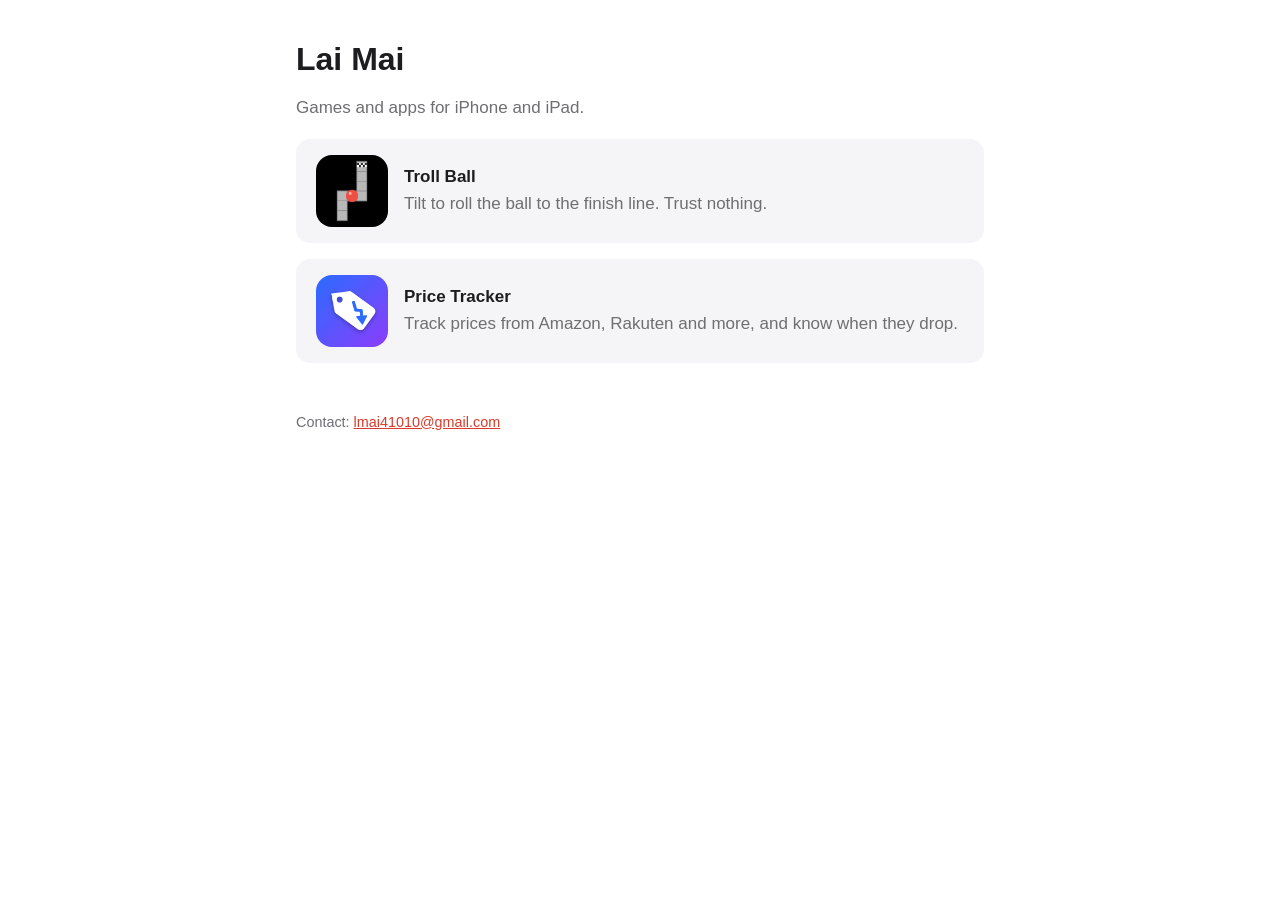
<file: index.html>
<!doctype html>
<html lang="en">
<head>
<meta charset="utf-8">
<meta name="viewport" content="width=device-width, initial-scale=1">
<title>Lai Mai — Apps</title>
<meta name="description" content="Games and apps by Lai Mai.">
<link rel="stylesheet" href="style.css">
</head>
<body>
<main>
  <h1>Lai Mai</h1>
  <p class="dim">Games and apps for iPhone and iPad.</p>
  <div class="card">
    <a class="app" href="trollball/">
      <img src="trollball/icon.png" alt="Troll Ball icon">
      <div>
        <strong>Troll Ball</strong><br>
        <span class="dim">Tilt to roll the ball to the finish line. Trust nothing.</span>
      </div>
    </a>
  </div>
  <div class="card">
    <a class="app" href="pricetracker/">
      <img src="pricetracker/icon.png" alt="Price Tracker icon">
      <div>
        <strong>Price Tracker</strong><br>
        <span class="dim">Track prices from Amazon, Rakuten and more, and know when they drop.</span>
      </div>
    </a>
  </div>
  <footer>Contact: <a href="mailto:lmai41010@gmail.com">lmai41010@gmail.com</a></footer>
</main>
</body>
</html>
</file>
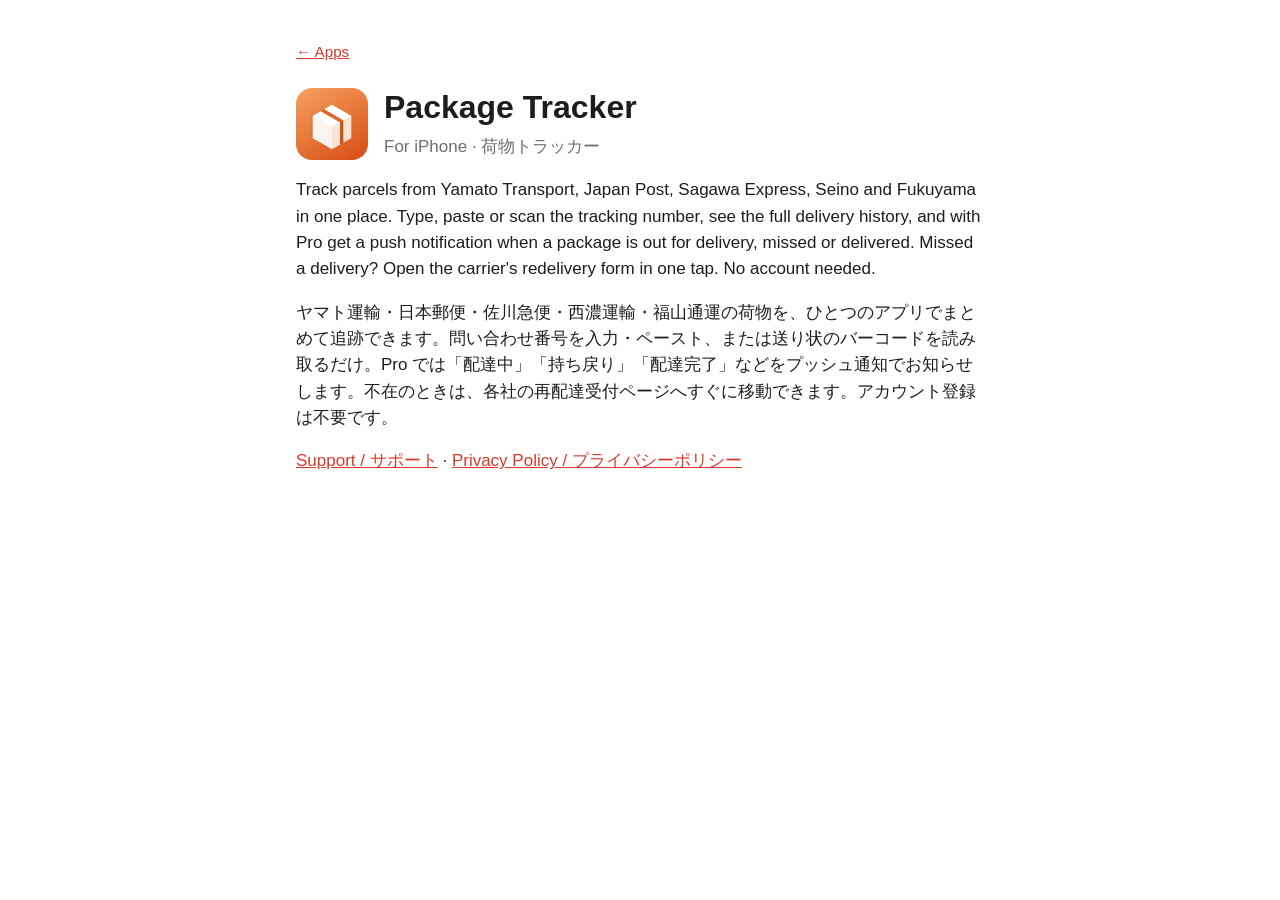
<file: packagetracker/index.html>
<!doctype html>
<html lang="en">
<head>
<meta charset="utf-8">
<meta name="viewport" content="width=device-width, initial-scale=1">
<title>Package Tracker</title>
<meta name="description" content="Package Tracker (荷物トラッカー): track Yamato, Japan Post, Sagawa, Seino and Fukuyama parcels in one place and get notified when they move.">
<link rel="stylesheet" href="../style.css">
</head>
<body>
<main>
  <nav><a href="../">← Apps</a></nav>
  <div class="app">
    <img src="icon.png" alt="Package Tracker icon">
    <div><h1>Package Tracker</h1><span class="dim">For iPhone · 荷物トラッカー</span></div>
  </div>
  <p>Track parcels from Yamato Transport, Japan Post, Sagawa Express, Seino and Fukuyama in one
  place. Type, paste or scan the tracking number, see the full delivery history, and with Pro get a
  push notification when a package is out for delivery, missed or delivered. Missed a delivery?
  Open the carrier's redelivery form in one tap. No account needed.</p>
  <p lang="ja">ヤマト運輸・日本郵便・佐川急便・西濃運輸・福山通運の荷物を、ひとつのアプリでまとめて追跡できます。問い合わせ番号を入力・ペースト、または送り状のバーコードを読み取るだけ。Pro では「配達中」「持ち戻り」「配達完了」などをプッシュ通知でお知らせします。不在のときは、各社の再配達受付ページへすぐに移動できます。アカウント登録は不要です。</p>
  <p><a href="support.html">Support / サポート</a> · <a href="privacy.html">Privacy Policy / プライバシーポリシー</a></p>
</main>
</body>
</html>
</file>
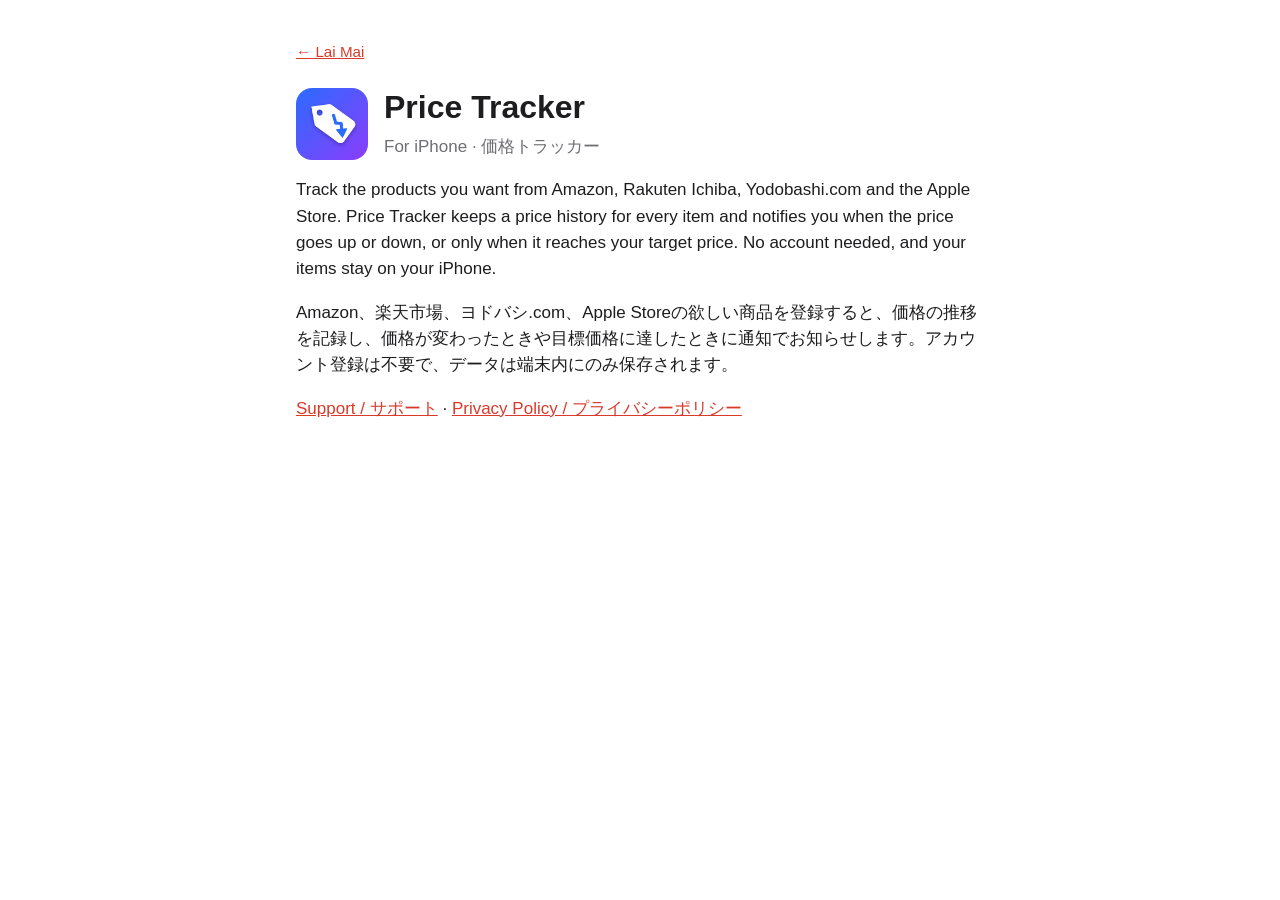
<file: pricetracker/index.html>
<!doctype html>
<html lang="en">
<head>
<meta charset="utf-8">
<meta name="viewport" content="width=device-width, initial-scale=1">
<title>Price Tracker</title>
<meta name="description" content="Price Tracker: track prices from Amazon, Rakuten, Yodobashi and the Apple Store, and get notified when they change.">
<link rel="stylesheet" href="../style.css">
</head>
<body>
<main>
  <nav><a href="../">← Lai Mai</a></nav>
  <div class="app">
    <img src="icon.png" alt="Price Tracker icon">
    <div><h1>Price Tracker</h1><span class="dim">For iPhone · 価格トラッカー</span></div>
  </div>
  <p>Track the products you want from Amazon, Rakuten Ichiba, Yodobashi.com and the Apple Store.
  Price Tracker keeps a price history for every item and notifies you when the price goes up or
  down, or only when it reaches your target price. No account needed, and your items stay on your
  iPhone.</p>
  <p lang="ja">Amazon、楽天市場、ヨドバシ.com、Apple Storeの欲しい商品を登録すると、価格の推移を記録し、価格が変わったときや目標価格に達したときに通知でお知らせします。アカウント登録は不要で、データは端末内にのみ保存されます。</p>
  <p><a href="support.html">Support / サポート</a> · <a href="privacy.html">Privacy Policy / プライバシーポリシー</a></p>
</main>
</body>
</html>
</file>
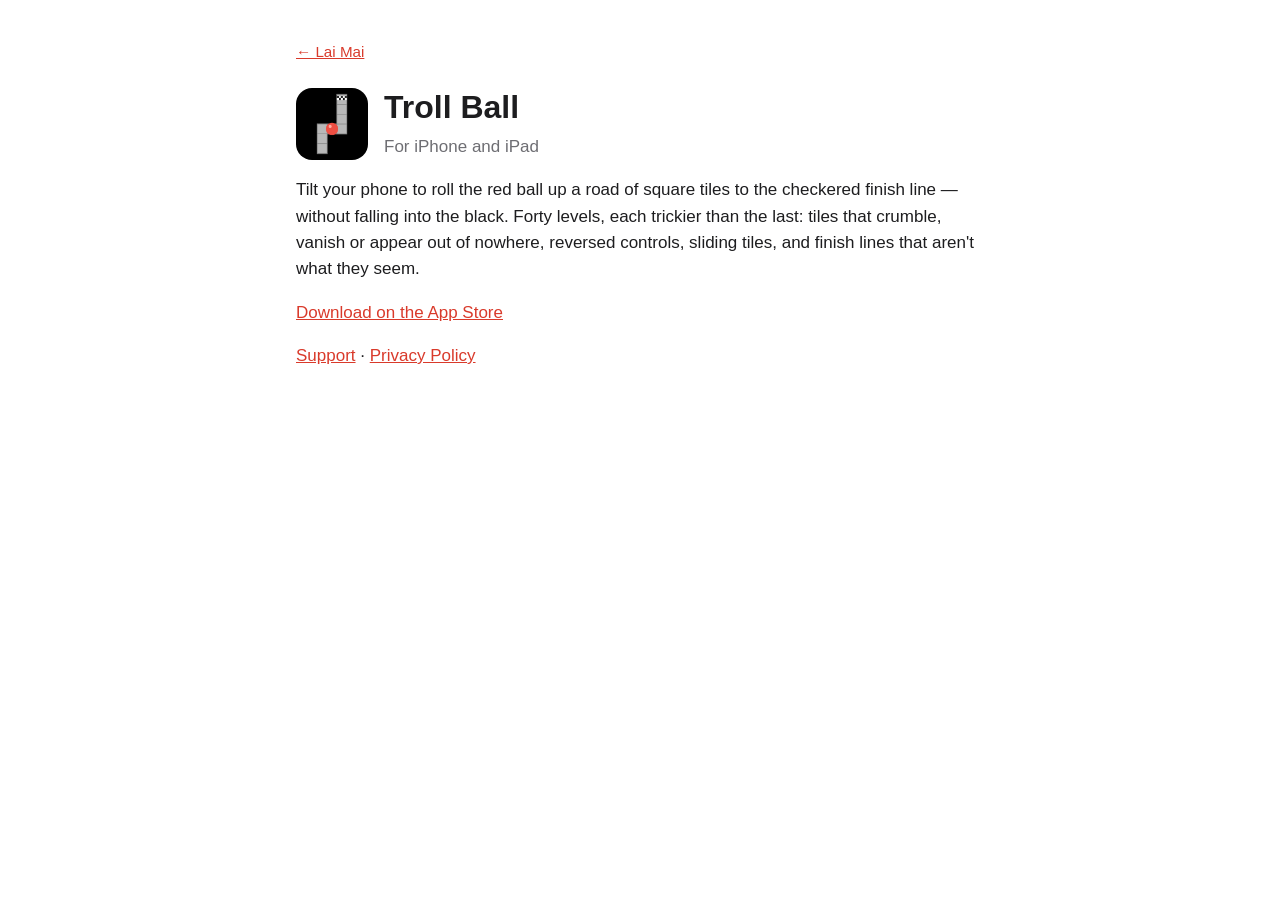
<file: trollball/index.html>
<!doctype html>
<html lang="en">
<head>
<meta charset="utf-8">
<meta name="viewport" content="width=device-width, initial-scale=1">
<title>Troll Ball</title>
<meta name="description" content="Troll Ball: tilt your phone to roll the ball through 40 levels of tricky, trolling roads.">
<link rel="stylesheet" href="../style.css">
</head>
<body>
<main>
  <nav><a href="../">← Lai Mai</a></nav>
  <div class="app">
    <img src="icon.png" alt="Troll Ball icon">
    <div><h1>Troll Ball</h1><span class="dim">For iPhone and iPad</span></div>
  </div>
  <p>Tilt your phone to roll the red ball up a road of square tiles to the checkered finish line —
  without falling into the black. Forty levels, each trickier than the last: tiles that crumble,
  vanish or appear out of nowhere, reversed controls, sliding tiles, and finish lines that aren't
  what they seem.</p>
  <p><a href="https://apps.apple.com/app/troll-ball/id1512183243">Download on the App Store</a></p>
  <p><a href="support.html">Support</a> · <a href="privacy.html">Privacy Policy</a></p>
</main>
</body>
</html>
</file>
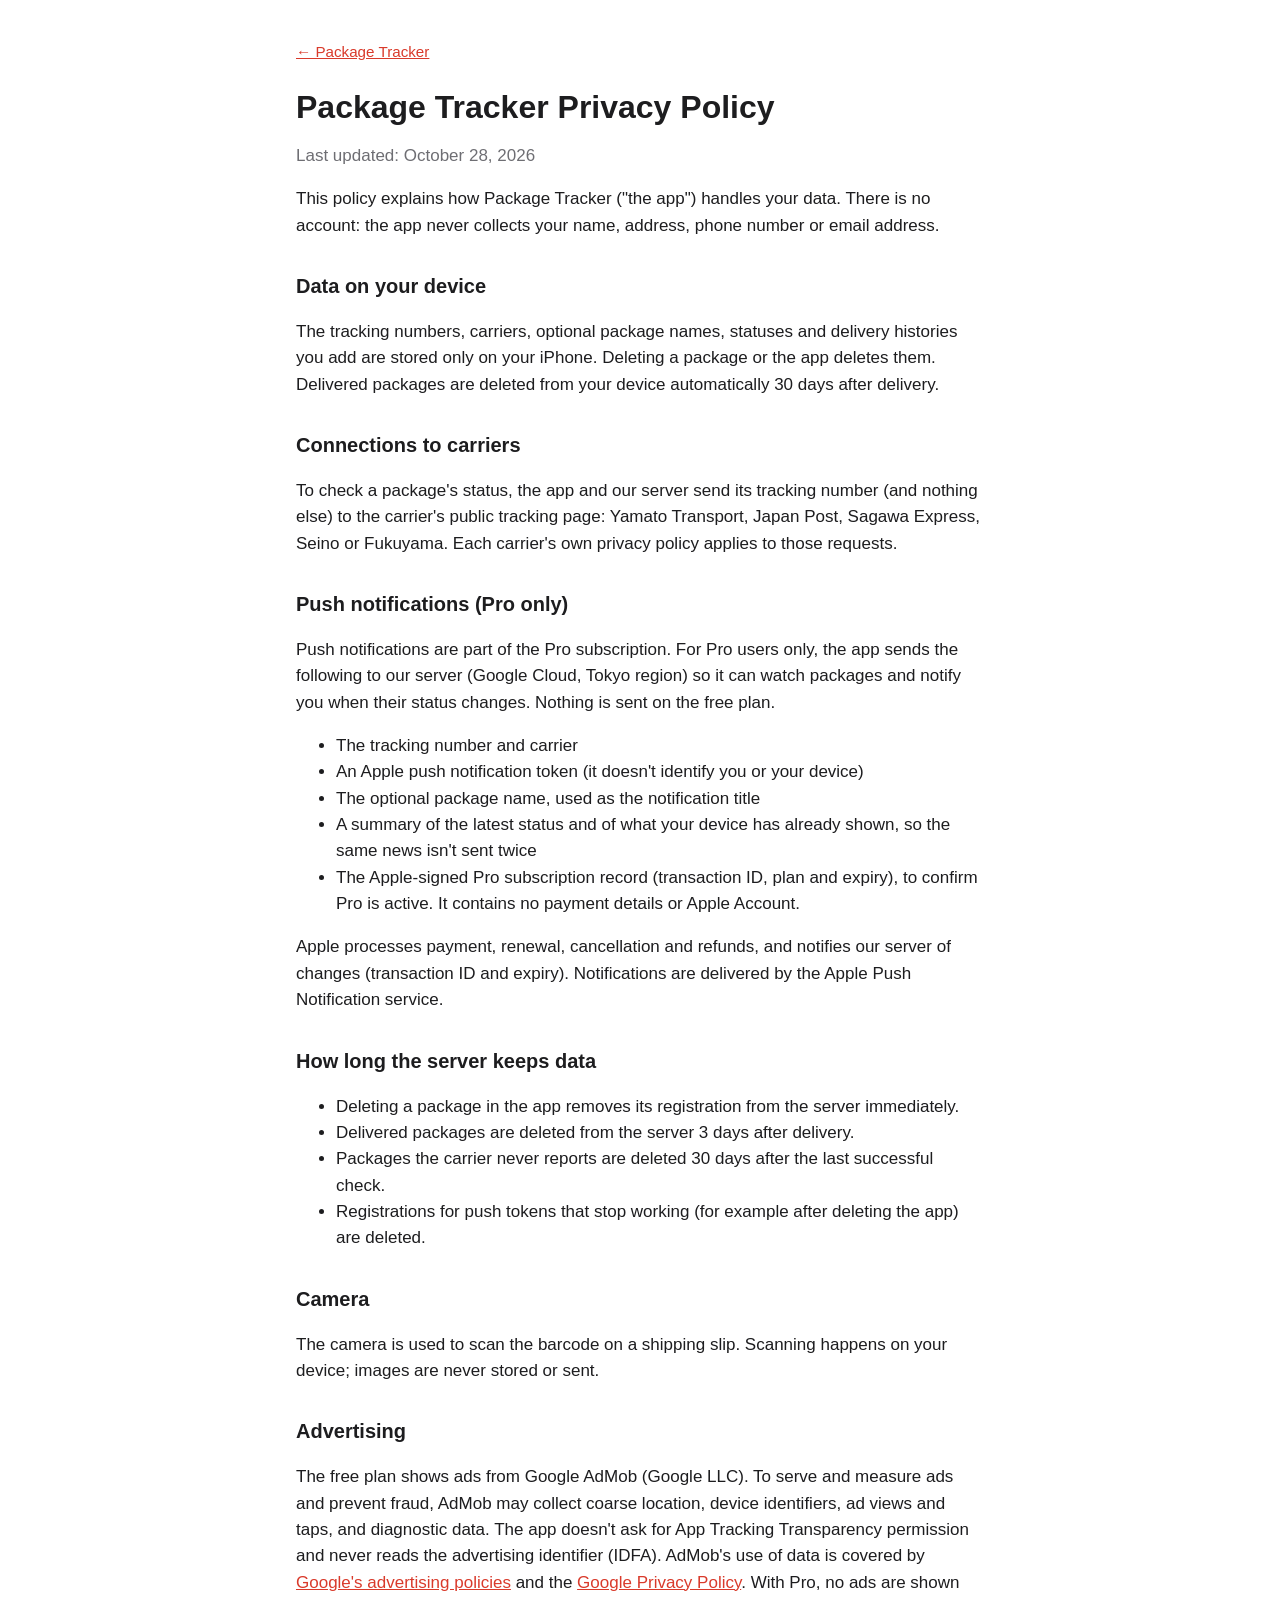
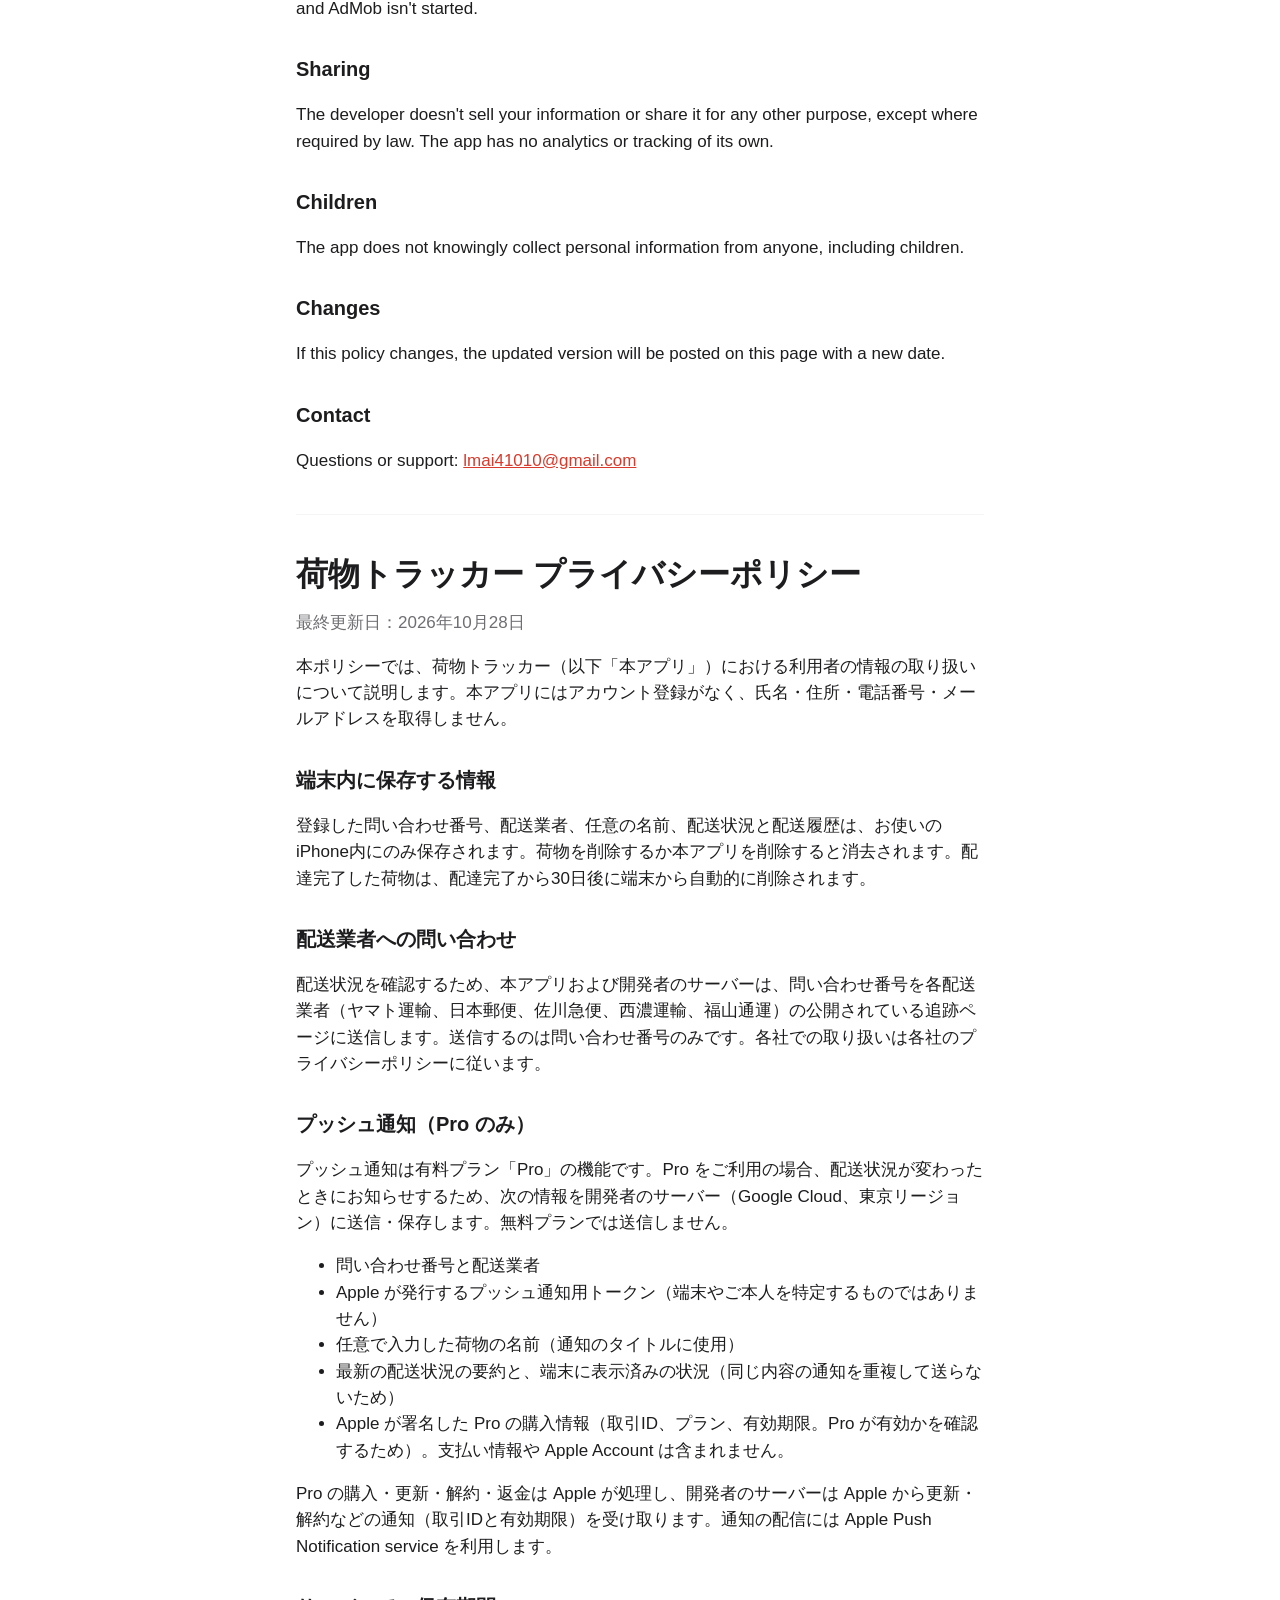
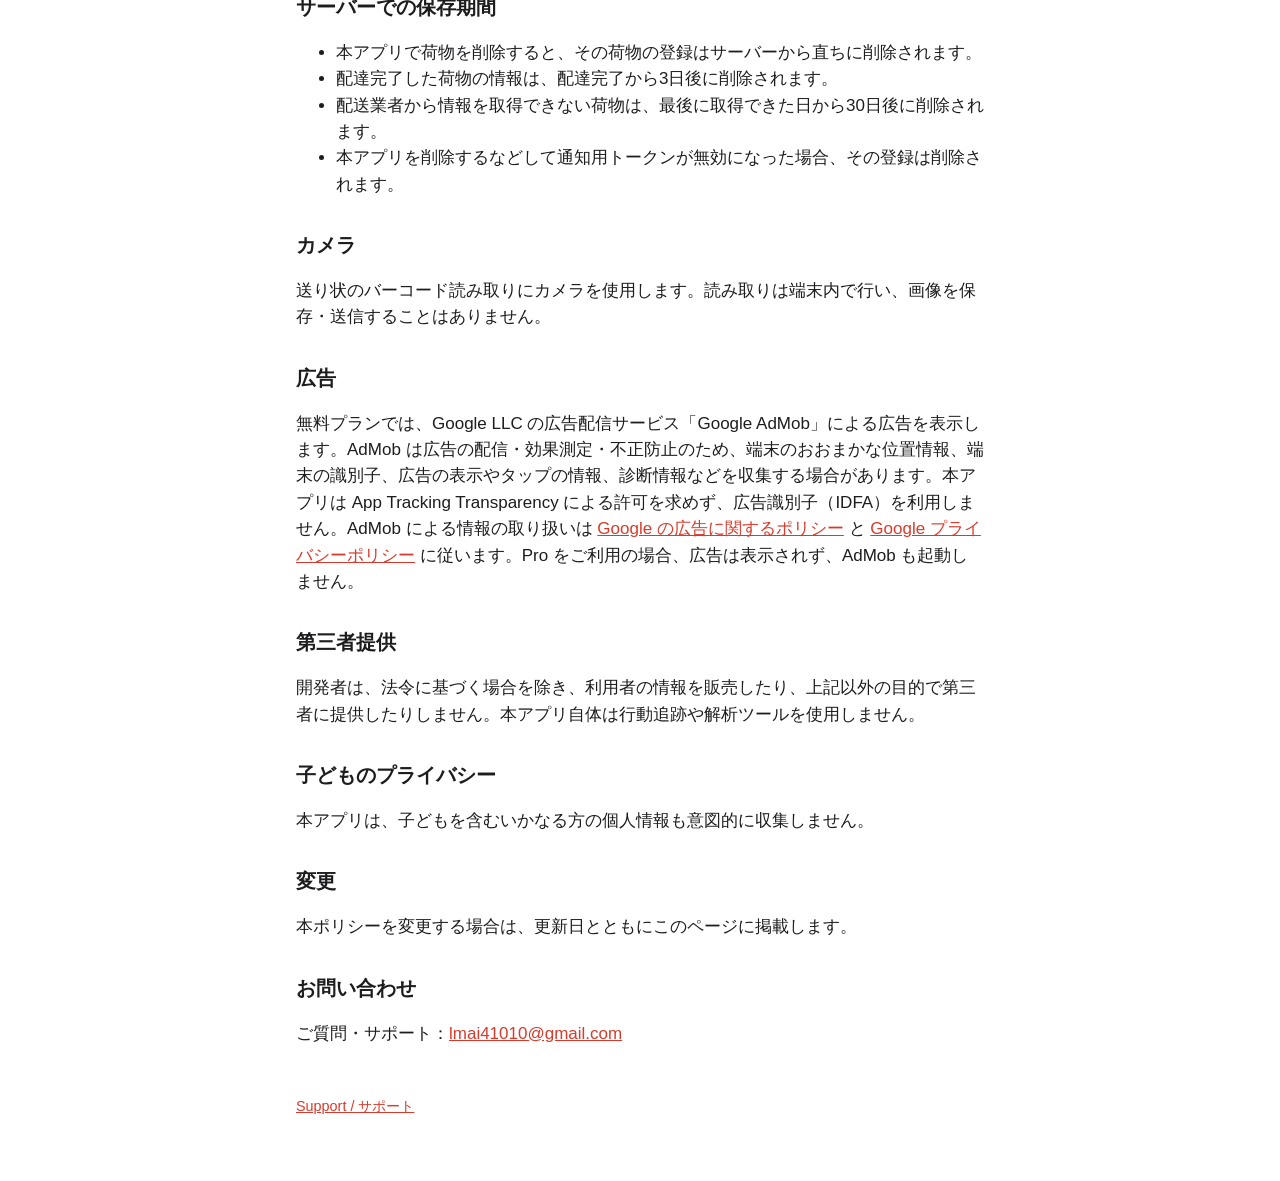
<file: packagetracker/privacy.html>
<!doctype html>
<html lang="en">
<head>
<meta charset="utf-8">
<meta name="viewport" content="width=device-width, initial-scale=1">
<title>Package Tracker Privacy Policy</title>
<meta name="description" content="How Package Tracker handles your data.">
<link rel="stylesheet" href="../style.css">
</head>
<body>
<main>
  <nav><a href="./">← Package Tracker</a></nav>
  <h1>Package Tracker Privacy Policy</h1>
  <p class="dim">Last updated: October 28, 2026</p>

  <p>This policy explains how Package Tracker ("the app") handles your data.
  There is no account: the app never collects your name, address, phone number or email address.</p>

  <h2>Data on your device</h2>
  <p>The tracking numbers, carriers, optional package names, statuses and delivery histories you add
  are stored only on your iPhone. Deleting a package or the app deletes them. Delivered packages are
  deleted from your device automatically 30 days after delivery.</p>

  <h2>Connections to carriers</h2>
  <p>To check a package's status, the app and our server send its tracking number (and nothing else)
  to the carrier's public tracking page: Yamato Transport, Japan Post, Sagawa Express, Seino or
  Fukuyama. Each carrier's own privacy policy applies to those requests.</p>

  <h2>Push notifications (Pro only)</h2>
  <p>Push notifications are part of the Pro subscription. For Pro users only, the app sends the
  following to our server (Google Cloud, Tokyo region) so it can watch packages and notify you when
  their status changes. Nothing is sent on the free plan.</p>
  <ul>
    <li>The tracking number and carrier</li>
    <li>An Apple push notification token (it doesn't identify you or your device)</li>
    <li>The optional package name, used as the notification title</li>
    <li>A summary of the latest status and of what your device has already shown, so the same news isn't sent twice</li>
    <li>The Apple-signed Pro subscription record (transaction ID, plan and expiry), to confirm Pro is active. It contains no payment details or Apple Account.</li>
  </ul>
  <p>Apple processes payment, renewal, cancellation and refunds, and notifies our server of changes
  (transaction ID and expiry). Notifications are delivered by the Apple Push Notification service.</p>

  <h2>How long the server keeps data</h2>
  <ul>
    <li>Deleting a package in the app removes its registration from the server immediately.</li>
    <li>Delivered packages are deleted from the server 3 days after delivery.</li>
    <li>Packages the carrier never reports are deleted 30 days after the last successful check.</li>
    <li>Registrations for push tokens that stop working (for example after deleting the app) are deleted.</li>
  </ul>

  <h2>Camera</h2>
  <p>The camera is used to scan the barcode on a shipping slip. Scanning happens on your device;
  images are never stored or sent.</p>

  <h2>Advertising</h2>
  <p>The free plan shows ads from Google AdMob (Google LLC). To serve and measure ads and prevent
  fraud, AdMob may collect coarse location, device identifiers, ad views and taps, and diagnostic
  data. The app doesn't ask for App Tracking Transparency permission and never reads the advertising
  identifier (IDFA). AdMob's use of data is covered by
  <a href="https://policies.google.com/technologies/ads">Google's advertising policies</a> and the
  <a href="https://policies.google.com/privacy">Google Privacy Policy</a>. With Pro, no ads are
  shown and AdMob isn't started.</p>

  <h2>Sharing</h2>
  <p>The developer doesn't sell your information or share it for any other purpose, except where
  required by law. The app has no analytics or tracking of its own.</p>

  <h2>Children</h2>
  <p>The app does not knowingly collect personal information from anyone, including children.</p>

  <h2>Changes</h2>
  <p>If this policy changes, the updated version will be posted on this page with a new date.</p>

  <h2>Contact</h2>
  <p>Questions or support: <a href="mailto:lmai41010@gmail.com">lmai41010@gmail.com</a></p>

  <hr style="border:0;border-top:1px solid var(--card);margin:40px 0">

  <h1 lang="ja">荷物トラッカー プライバシーポリシー</h1>
  <p class="dim" lang="ja">最終更新日：2026年10月28日</p>

  <div lang="ja">
  <p>本ポリシーでは、荷物トラッカー（以下「本アプリ」）における利用者の情報の取り扱いについて説明します。本アプリにはアカウント登録がなく、氏名・住所・電話番号・メールアドレスを取得しません。</p>

  <h2>端末内に保存する情報</h2>
  <p>登録した問い合わせ番号、配送業者、任意の名前、配送状況と配送履歴は、お使いのiPhone内にのみ保存されます。荷物を削除するか本アプリを削除すると消去されます。配達完了した荷物は、配達完了から30日後に端末から自動的に削除されます。</p>

  <h2>配送業者への問い合わせ</h2>
  <p>配送状況を確認するため、本アプリおよび開発者のサーバーは、問い合わせ番号を各配送業者（ヤマト運輸、日本郵便、佐川急便、西濃運輸、福山通運）の公開されている追跡ページに送信します。送信するのは問い合わせ番号のみです。各社での取り扱いは各社のプライバシーポリシーに従います。</p>

  <h2>プッシュ通知（Pro のみ）</h2>
  <p>プッシュ通知は有料プラン「Pro」の機能です。Pro をご利用の場合、配送状況が変わったときにお知らせするため、次の情報を開発者のサーバー（Google Cloud、東京リージョン）に送信・保存します。無料プランでは送信しません。</p>
  <ul>
    <li>問い合わせ番号と配送業者</li>
    <li>Apple が発行するプッシュ通知用トークン（端末やご本人を特定するものではありません）</li>
    <li>任意で入力した荷物の名前（通知のタイトルに使用）</li>
    <li>最新の配送状況の要約と、端末に表示済みの状況（同じ内容の通知を重複して送らないため）</li>
    <li>Apple が署名した Pro の購入情報（取引ID、プラン、有効期限。Pro が有効かを確認するため）。支払い情報や Apple Account は含まれません。</li>
  </ul>
  <p>Pro の購入・更新・解約・返金は Apple が処理し、開発者のサーバーは Apple から更新・解約などの通知（取引IDと有効期限）を受け取ります。通知の配信には Apple Push Notification service を利用します。</p>

  <h2>サーバーでの保存期間</h2>
  <ul>
    <li>本アプリで荷物を削除すると、その荷物の登録はサーバーから直ちに削除されます。</li>
    <li>配達完了した荷物の情報は、配達完了から3日後に削除されます。</li>
    <li>配送業者から情報を取得できない荷物は、最後に取得できた日から30日後に削除されます。</li>
    <li>本アプリを削除するなどして通知用トークンが無効になった場合、その登録は削除されます。</li>
  </ul>

  <h2>カメラ</h2>
  <p>送り状のバーコード読み取りにカメラを使用します。読み取りは端末内で行い、画像を保存・送信することはありません。</p>

  <h2>広告</h2>
  <p>無料プランでは、Google LLC の広告配信サービス「Google AdMob」による広告を表示します。AdMob は広告の配信・効果測定・不正防止のため、端末のおおまかな位置情報、端末の識別子、広告の表示やタップの情報、診断情報などを収集する場合があります。本アプリは App Tracking Transparency による許可を求めず、広告識別子（IDFA）を利用しません。AdMob による情報の取り扱いは <a href="https://policies.google.com/technologies/ads?hl=ja">Google の広告に関するポリシー</a> と <a href="https://policies.google.com/privacy?hl=ja">Google プライバシーポリシー</a> に従います。Pro をご利用の場合、広告は表示されず、AdMob も起動しません。</p>

  <h2>第三者提供</h2>
  <p>開発者は、法令に基づく場合を除き、利用者の情報を販売したり、上記以外の目的で第三者に提供したりしません。本アプリ自体は行動追跡や解析ツールを使用しません。</p>

  <h2>子どものプライバシー</h2>
  <p>本アプリは、子どもを含むいかなる方の個人情報も意図的に収集しません。</p>

  <h2>変更</h2>
  <p>本ポリシーを変更する場合は、更新日とともにこのページに掲載します。</p>

  <h2>お問い合わせ</h2>
  <p>ご質問・サポート：<a href="mailto:lmai41010@gmail.com">lmai41010@gmail.com</a></p>
  </div>
  <footer><a href="support.html">Support / サポート</a></footer>
</main>
</body>
</html>
</file>
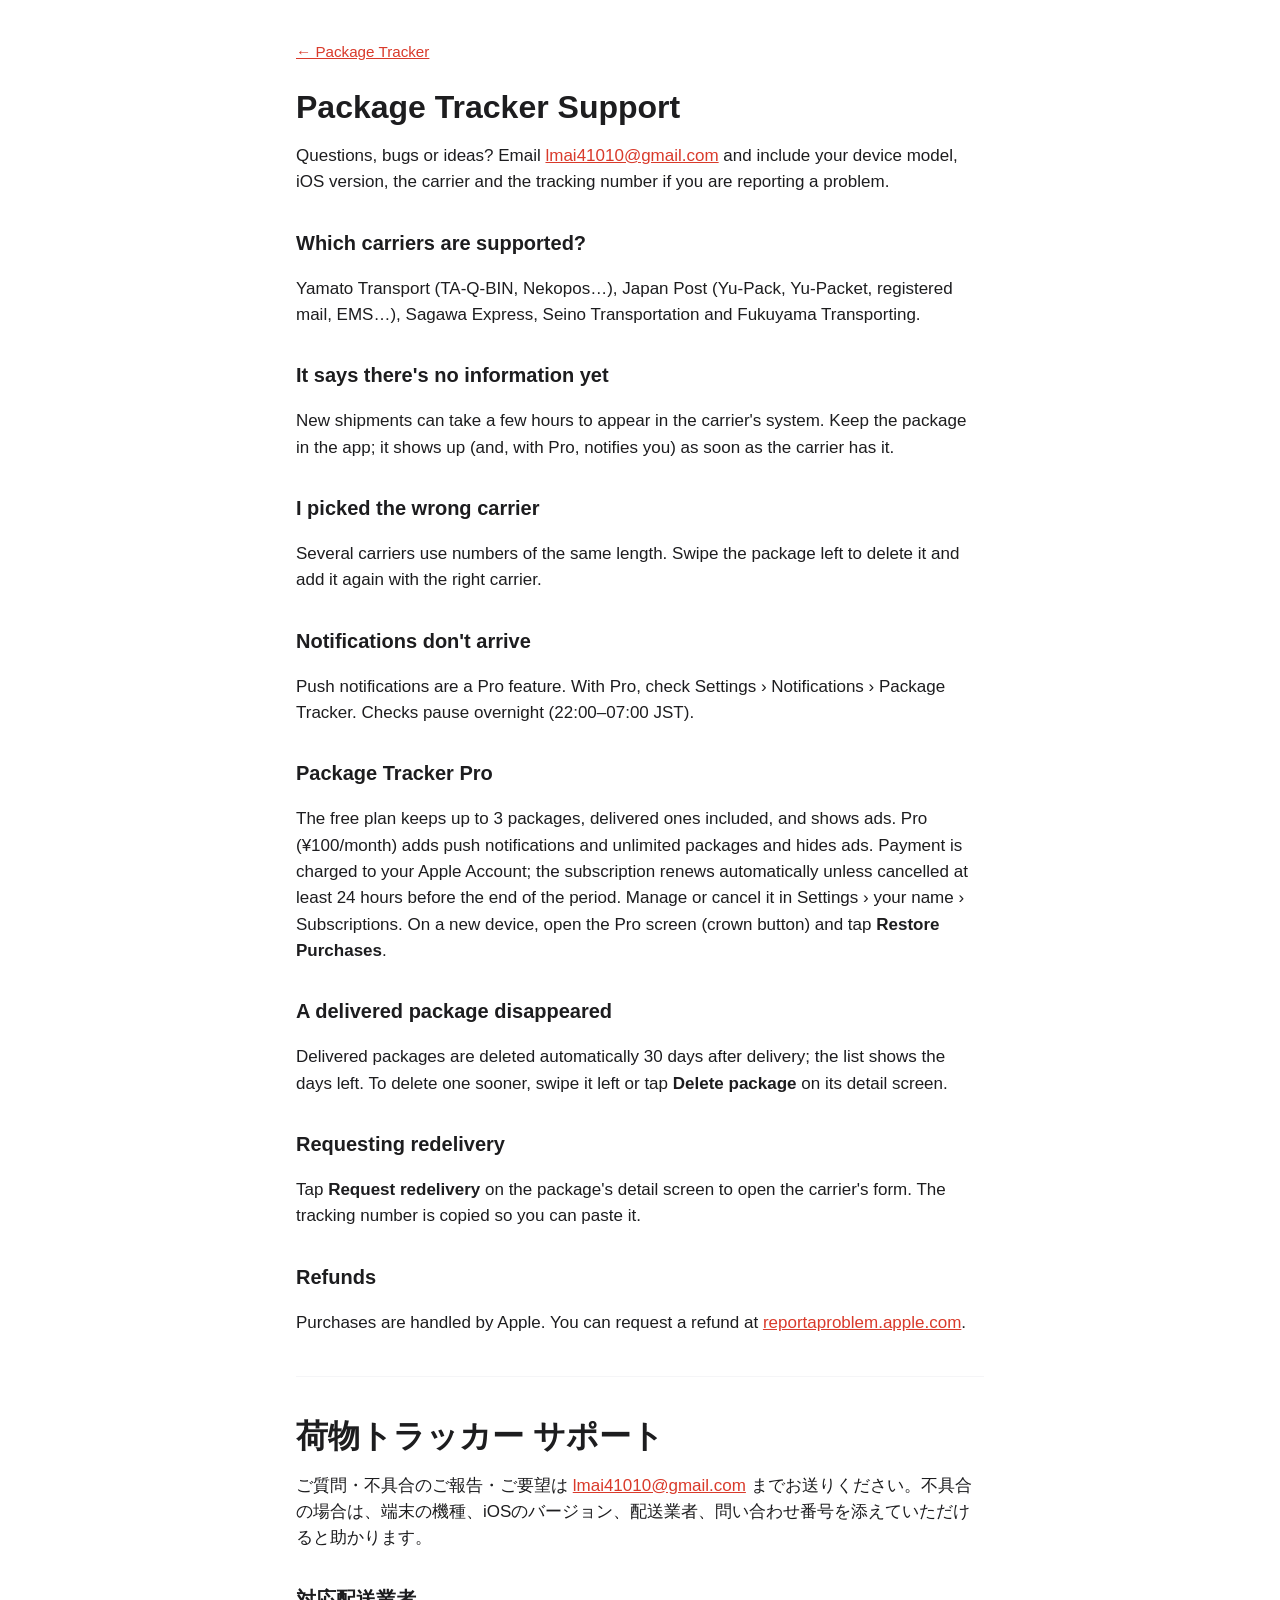
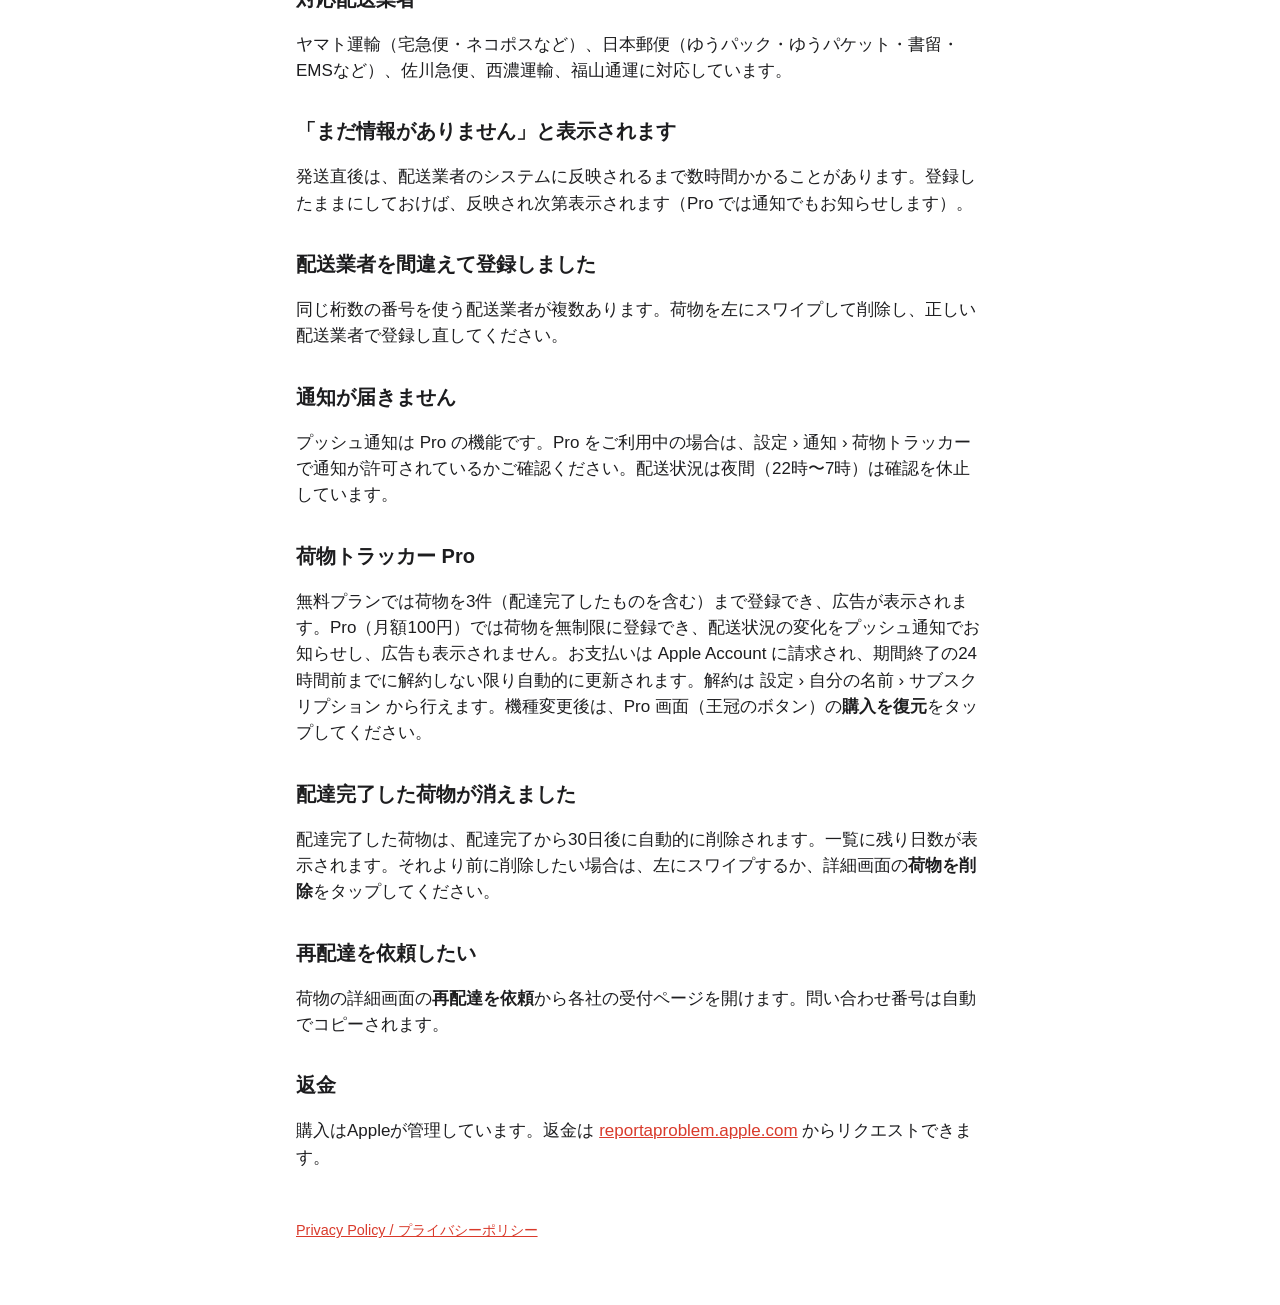
<file: packagetracker/support.html>
<!doctype html>
<html lang="en">
<head>
<meta charset="utf-8">
<meta name="viewport" content="width=device-width, initial-scale=1">
<title>Package Tracker Support</title>
<meta name="description" content="Help and contact for Package Tracker.">
<link rel="stylesheet" href="../style.css">
</head>
<body>
<main>
  <nav><a href="./">← Package Tracker</a></nav>
  <h1>Package Tracker Support</h1>
  <p>Questions, bugs or ideas? Email <a href="mailto:lmai41010@gmail.com?subject=Package%20Tracker">lmai41010@gmail.com</a>
  and include your device model, iOS version, the carrier and the tracking number if you are reporting a problem.</p>

  <h2>Which carriers are supported?</h2>
  <p>Yamato Transport (TA-Q-BIN, Nekopos…), Japan Post (Yu-Pack, Yu-Packet, registered mail, EMS…),
  Sagawa Express, Seino Transportation and Fukuyama Transporting.</p>

  <h2>It says there's no information yet</h2>
  <p>New shipments can take a few hours to appear in the carrier's system. Keep the package in the
  app; it shows up (and, with Pro, notifies you) as soon as the carrier has it.</p>

  <h2>I picked the wrong carrier</h2>
  <p>Several carriers use numbers of the same length. Swipe the package left to delete it and add it
  again with the right carrier.</p>

  <h2>Notifications don't arrive</h2>
  <p>Push notifications are a Pro feature. With Pro, check Settings › Notifications › Package
  Tracker. Checks pause overnight (22:00–07:00 JST).</p>

  <h2>Package Tracker Pro</h2>
  <p>The free plan keeps up to 3 packages, delivered ones included, and shows ads. Pro
  (¥100/month) adds push notifications and unlimited packages and hides ads. Payment is charged to
  your Apple Account; the subscription renews automatically unless cancelled at least 24 hours
  before the end of the period. Manage or cancel it in Settings › your name › Subscriptions. On a
  new device, open the Pro screen (crown button) and tap <strong>Restore Purchases</strong>.</p>

  <h2>A delivered package disappeared</h2>
  <p>Delivered packages are deleted automatically 30 days after delivery; the list shows the days
  left. To delete one sooner, swipe it left or tap <strong>Delete package</strong> on its detail screen.</p>

  <h2>Requesting redelivery</h2>
  <p>Tap <strong>Request redelivery</strong> on the package's detail screen to open the carrier's
  form. The tracking number is copied so you can paste it.</p>

  <h2>Refunds</h2>
  <p>Purchases are handled by Apple. You can request a refund at
  <a href="https://reportaproblem.apple.com">reportaproblem.apple.com</a>.</p>

  <hr style="border:0;border-top:1px solid var(--card);margin:40px 0">

  <div lang="ja">
  <h1>荷物トラッカー サポート</h1>
  <p>ご質問・不具合のご報告・ご要望は <a href="mailto:lmai41010@gmail.com?subject=Package%20Tracker">lmai41010@gmail.com</a>
  までお送りください。不具合の場合は、端末の機種、iOSのバージョン、配送業者、問い合わせ番号を添えていただけると助かります。</p>

  <h2>対応配送業者</h2>
  <p>ヤマト運輸（宅急便・ネコポスなど）、日本郵便（ゆうパック・ゆうパケット・書留・EMSなど）、佐川急便、西濃運輸、福山通運に対応しています。</p>

  <h2>「まだ情報がありません」と表示されます</h2>
  <p>発送直後は、配送業者のシステムに反映されるまで数時間かかることがあります。登録したままにしておけば、反映され次第表示されます（Pro では通知でもお知らせします）。</p>

  <h2>配送業者を間違えて登録しました</h2>
  <p>同じ桁数の番号を使う配送業者が複数あります。荷物を左にスワイプして削除し、正しい配送業者で登録し直してください。</p>

  <h2>通知が届きません</h2>
  <p>プッシュ通知は Pro の機能です。Pro をご利用中の場合は、設定 › 通知 › 荷物トラッカー で通知が許可されているかご確認ください。配送状況は夜間（22時〜7時）は確認を休止しています。</p>

  <h2>荷物トラッカー Pro</h2>
  <p>無料プランでは荷物を3件（配達完了したものを含む）まで登録でき、広告が表示されます。Pro（月額100円）では荷物を無制限に登録でき、配送状況の変化をプッシュ通知でお知らせし、広告も表示されません。お支払いは Apple Account に請求され、期間終了の24時間前までに解約しない限り自動的に更新されます。解約は 設定 › 自分の名前 › サブスクリプション から行えます。機種変更後は、Pro 画面（王冠のボタン）の<strong>購入を復元</strong>をタップしてください。</p>

  <h2>配達完了した荷物が消えました</h2>
  <p>配達完了した荷物は、配達完了から30日後に自動的に削除されます。一覧に残り日数が表示されます。それより前に削除したい場合は、左にスワイプするか、詳細画面の<strong>荷物を削除</strong>をタップしてください。</p>

  <h2>再配達を依頼したい</h2>
  <p>荷物の詳細画面の<strong>再配達を依頼</strong>から各社の受付ページを開けます。問い合わせ番号は自動でコピーされます。</p>

  <h2>返金</h2>
  <p>購入はAppleが管理しています。返金は <a href="https://reportaproblem.apple.com">reportaproblem.apple.com</a> からリクエストできます。</p>
  </div>

  <footer><a href="privacy.html">Privacy Policy / プライバシーポリシー</a></footer>
</main>
</body>
</html>
</file>
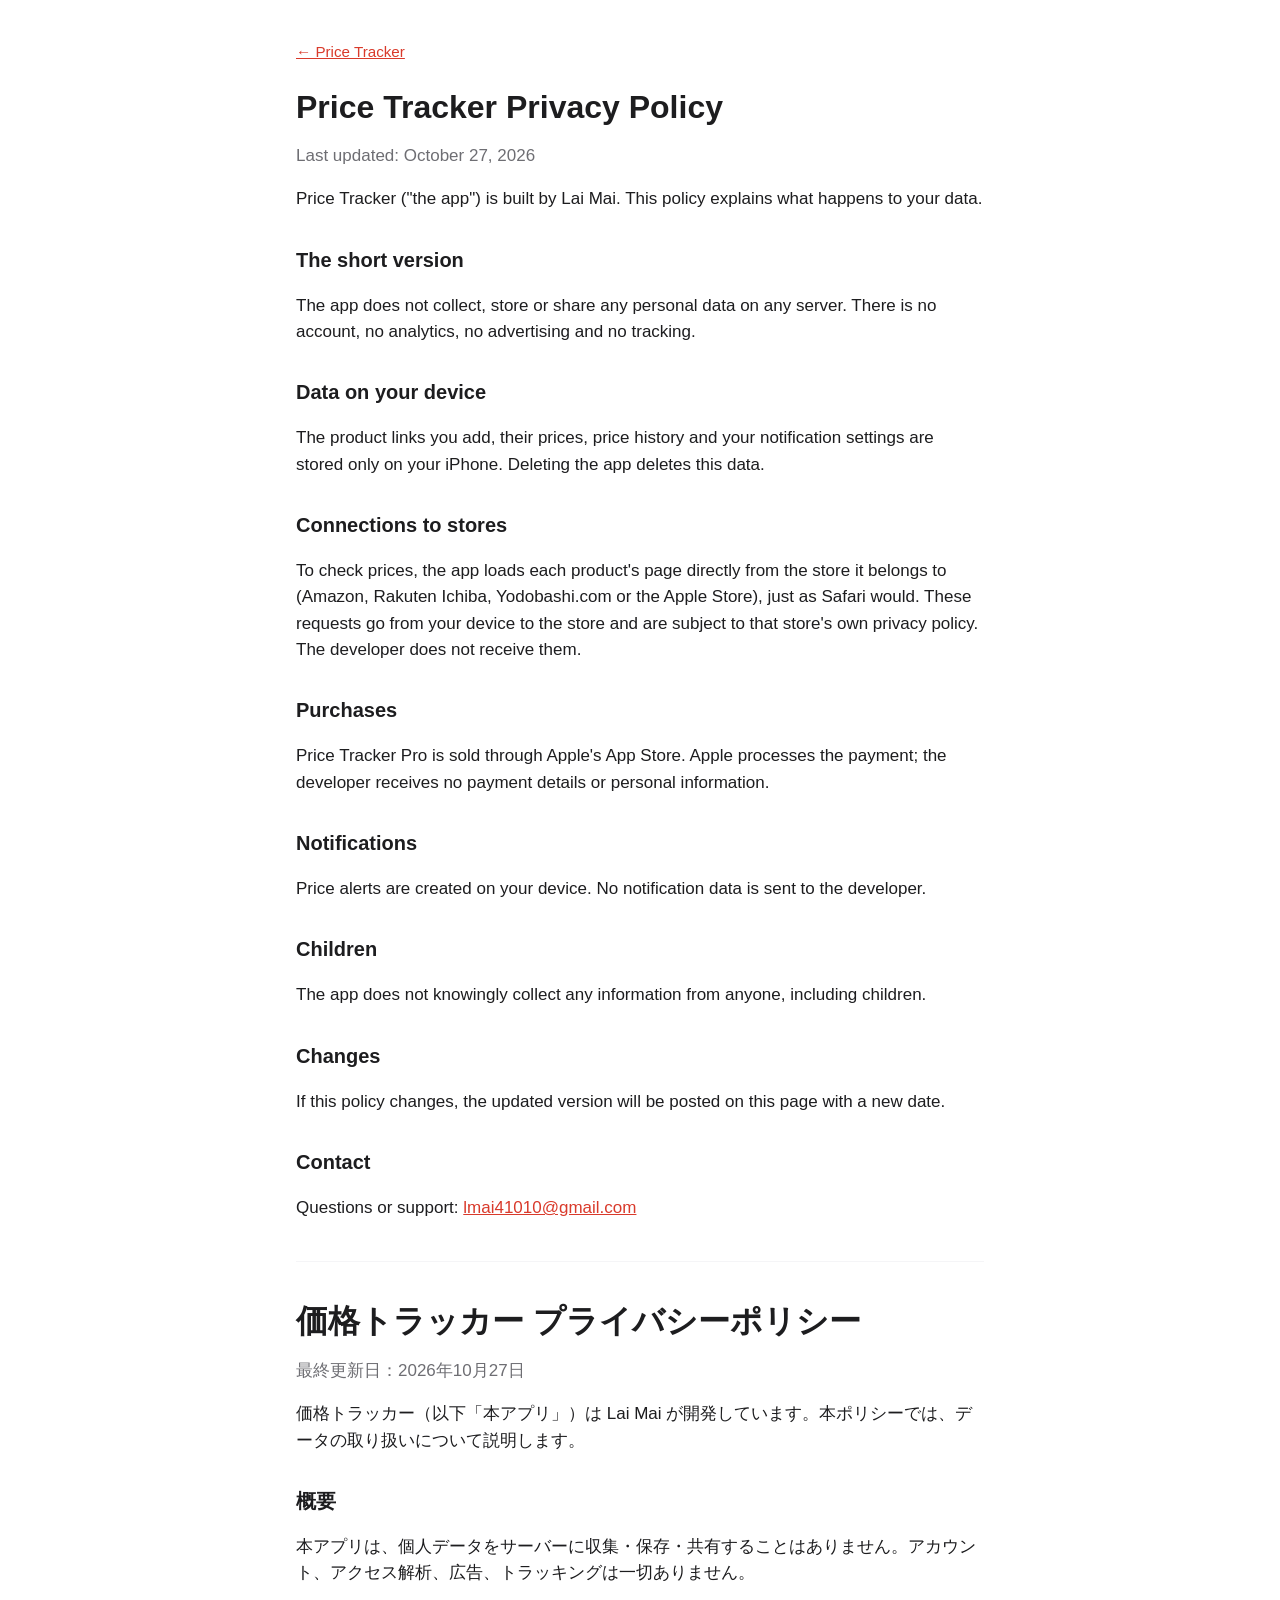
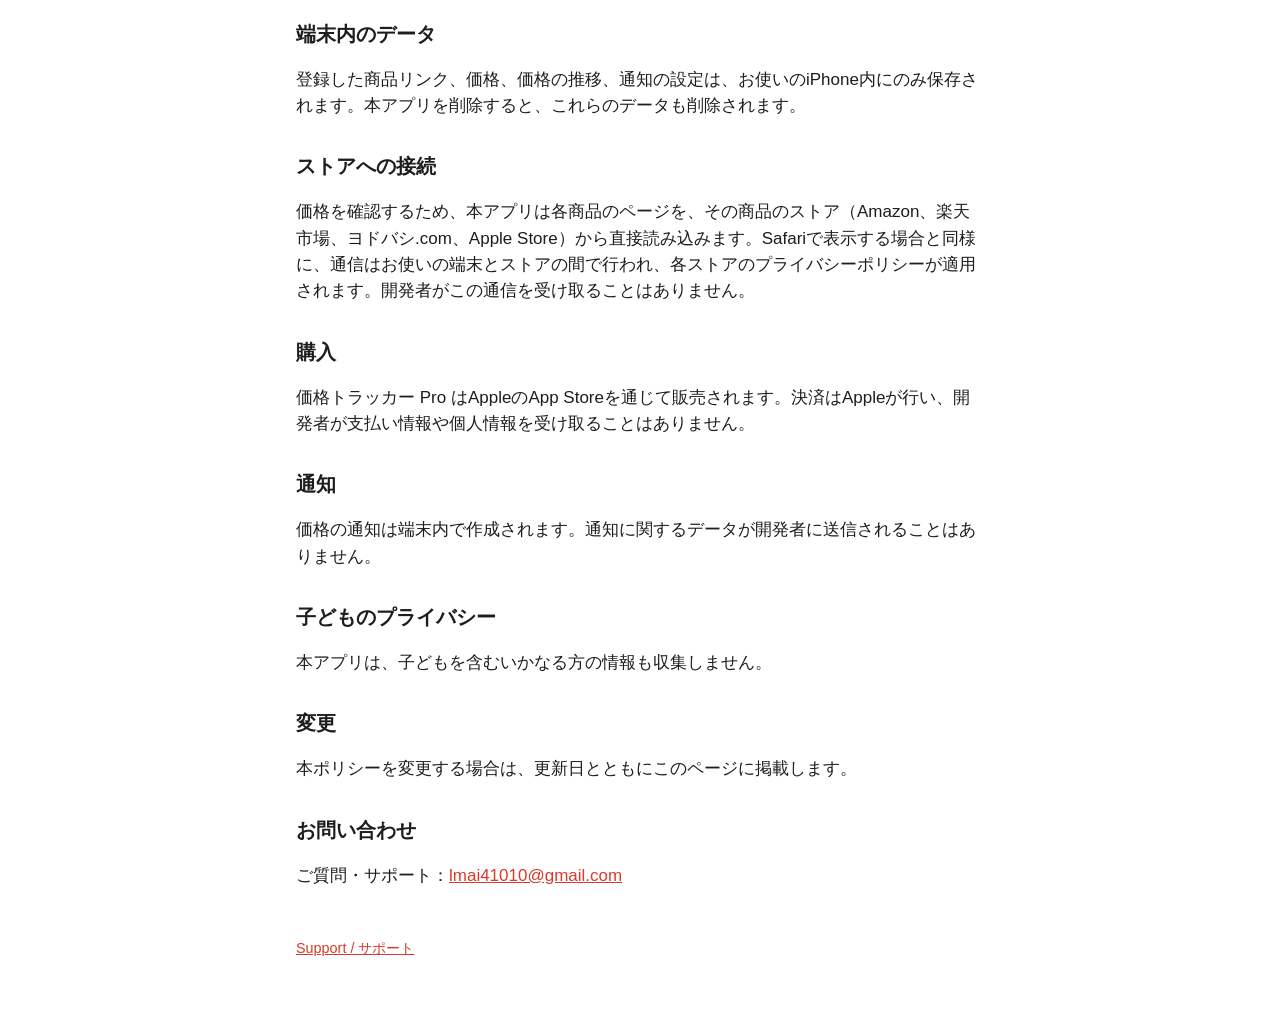
<file: pricetracker/privacy.html>
<!doctype html>
<html lang="en">
<head>
<meta charset="utf-8">
<meta name="viewport" content="width=device-width, initial-scale=1">
<title>Price Tracker Privacy Policy</title>
<meta name="description" content="How Price Tracker handles your data.">
<link rel="stylesheet" href="../style.css">
</head>
<body>
<main>
  <nav><a href="./">← Price Tracker</a></nav>
  <h1>Price Tracker Privacy Policy</h1>
  <p class="dim">Last updated: October 27, 2026</p>

  <p>Price Tracker ("the app") is built by Lai Mai. This policy explains what happens to your data.</p>

  <h2>The short version</h2>
  <p>The app does not collect, store or share any personal data on any server. There is no account,
  no analytics, no advertising and no tracking.</p>

  <h2>Data on your device</h2>
  <p>The product links you add, their prices, price history and your notification settings are
  stored only on your iPhone. Deleting the app deletes this data.</p>

  <h2>Connections to stores</h2>
  <p>To check prices, the app loads each product's page directly from the store it belongs to
  (Amazon, Rakuten Ichiba, Yodobashi.com or the Apple Store), just as Safari would. These requests
  go from your device to the store and are subject to that store's own privacy policy. The developer
  does not receive them.</p>

  <h2>Purchases</h2>
  <p>Price Tracker Pro is sold through Apple's App Store. Apple processes the payment; the developer
  receives no payment details or personal information.</p>

  <h2>Notifications</h2>
  <p>Price alerts are created on your device. No notification data is sent to the developer.</p>

  <h2>Children</h2>
  <p>The app does not knowingly collect any information from anyone, including children.</p>

  <h2>Changes</h2>
  <p>If this policy changes, the updated version will be posted on this page with a new date.</p>

  <h2>Contact</h2>
  <p>Questions or support: <a href="mailto:lmai41010@gmail.com">lmai41010@gmail.com</a></p>

  <hr style="border:0;border-top:1px solid var(--card);margin:40px 0">

  <h1 lang="ja">価格トラッカー プライバシーポリシー</h1>
  <p class="dim" lang="ja">最終更新日：2026年10月27日</p>

  <div lang="ja">
  <p>価格トラッカー（以下「本アプリ」）は Lai Mai が開発しています。本ポリシーでは、データの取り扱いについて説明します。</p>

  <h2>概要</h2>
  <p>本アプリは、個人データをサーバーに収集・保存・共有することはありません。アカウント、アクセス解析、広告、トラッキングは一切ありません。</p>

  <h2>端末内のデータ</h2>
  <p>登録した商品リンク、価格、価格の推移、通知の設定は、お使いのiPhone内にのみ保存されます。本アプリを削除すると、これらのデータも削除されます。</p>

  <h2>ストアへの接続</h2>
  <p>価格を確認するため、本アプリは各商品のページを、その商品のストア（Amazon、楽天市場、ヨドバシ.com、Apple Store）から直接読み込みます。Safariで表示する場合と同様に、通信はお使いの端末とストアの間で行われ、各ストアのプライバシーポリシーが適用されます。開発者がこの通信を受け取ることはありません。</p>

  <h2>購入</h2>
  <p>価格トラッカー Pro はAppleのApp Storeを通じて販売されます。決済はAppleが行い、開発者が支払い情報や個人情報を受け取ることはありません。</p>

  <h2>通知</h2>
  <p>価格の通知は端末内で作成されます。通知に関するデータが開発者に送信されることはありません。</p>

  <h2>子どものプライバシー</h2>
  <p>本アプリは、子どもを含むいかなる方の情報も収集しません。</p>

  <h2>変更</h2>
  <p>本ポリシーを変更する場合は、更新日とともにこのページに掲載します。</p>

  <h2>お問い合わせ</h2>
  <p>ご質問・サポート：<a href="mailto:lmai41010@gmail.com">lmai41010@gmail.com</a></p>
  </div>
  <footer><a href="support.html">Support / サポート</a></footer>
</main>
</body>
</html>
</file>
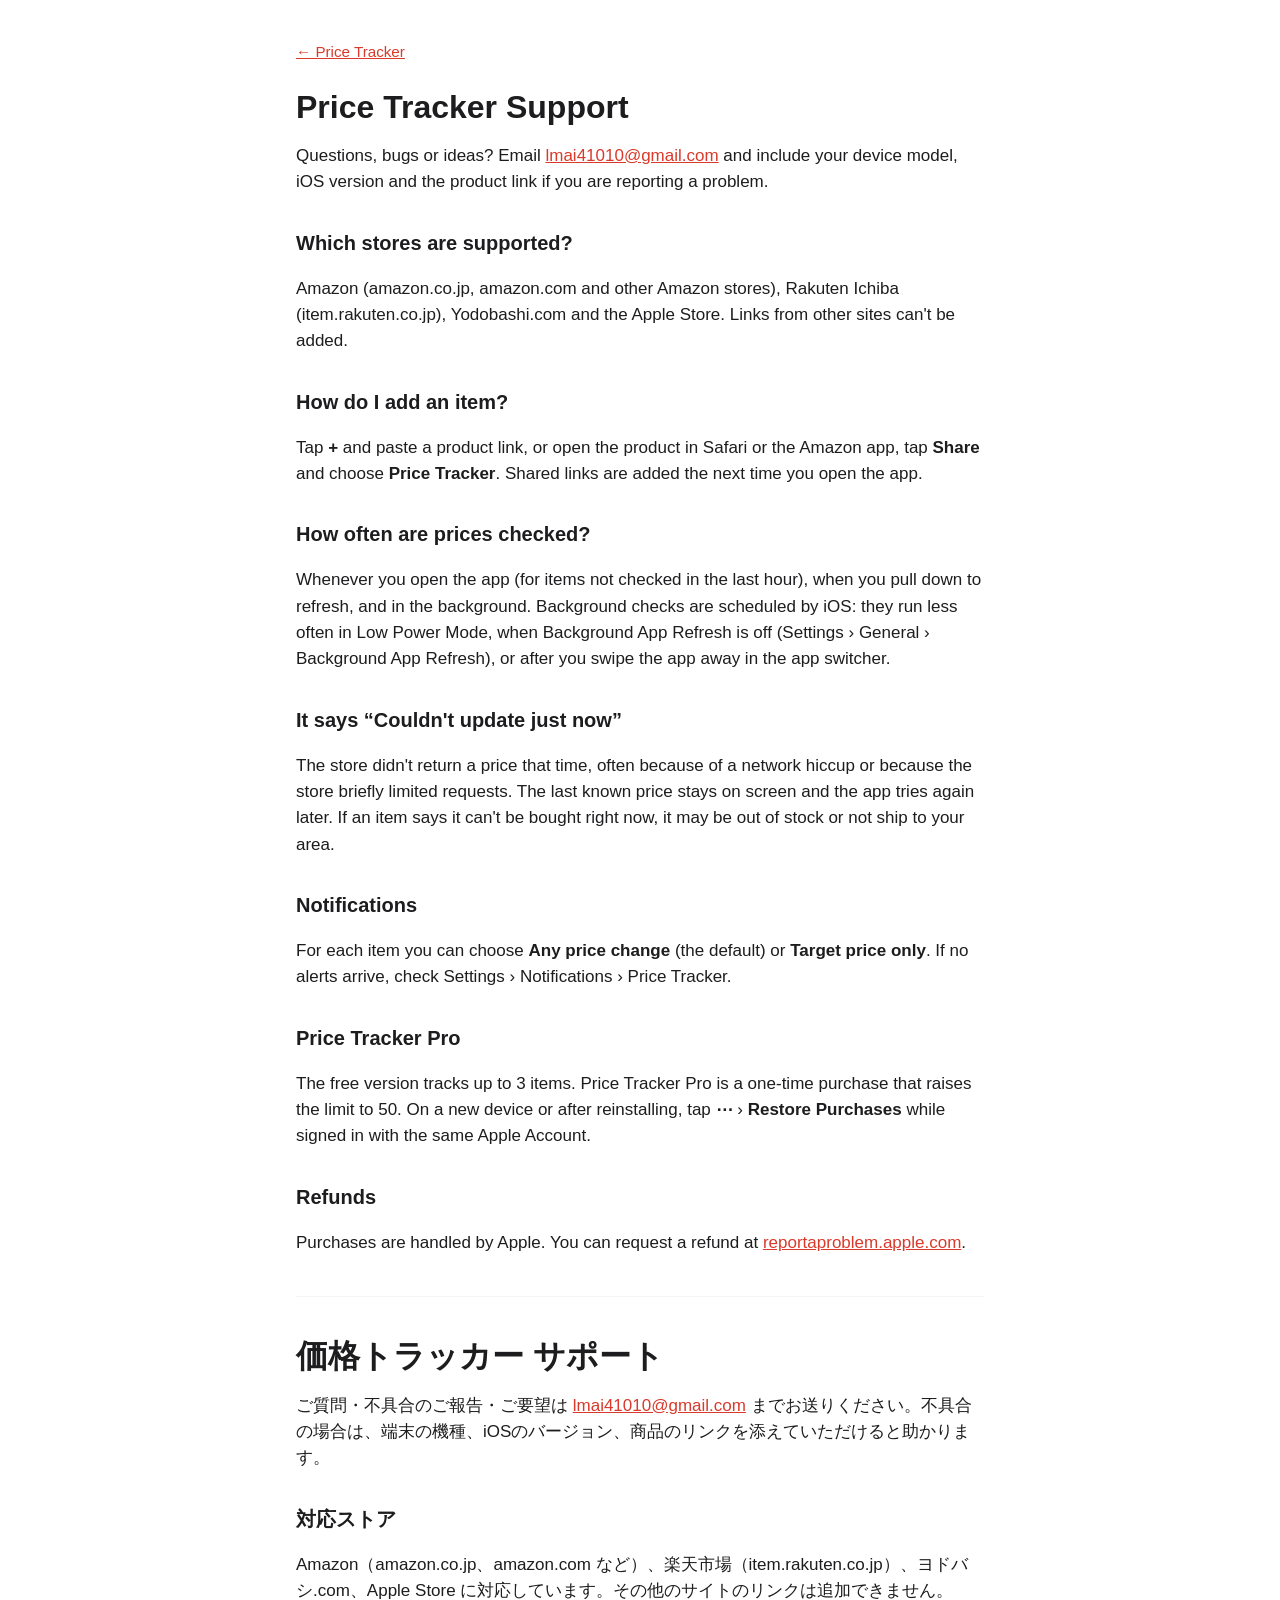
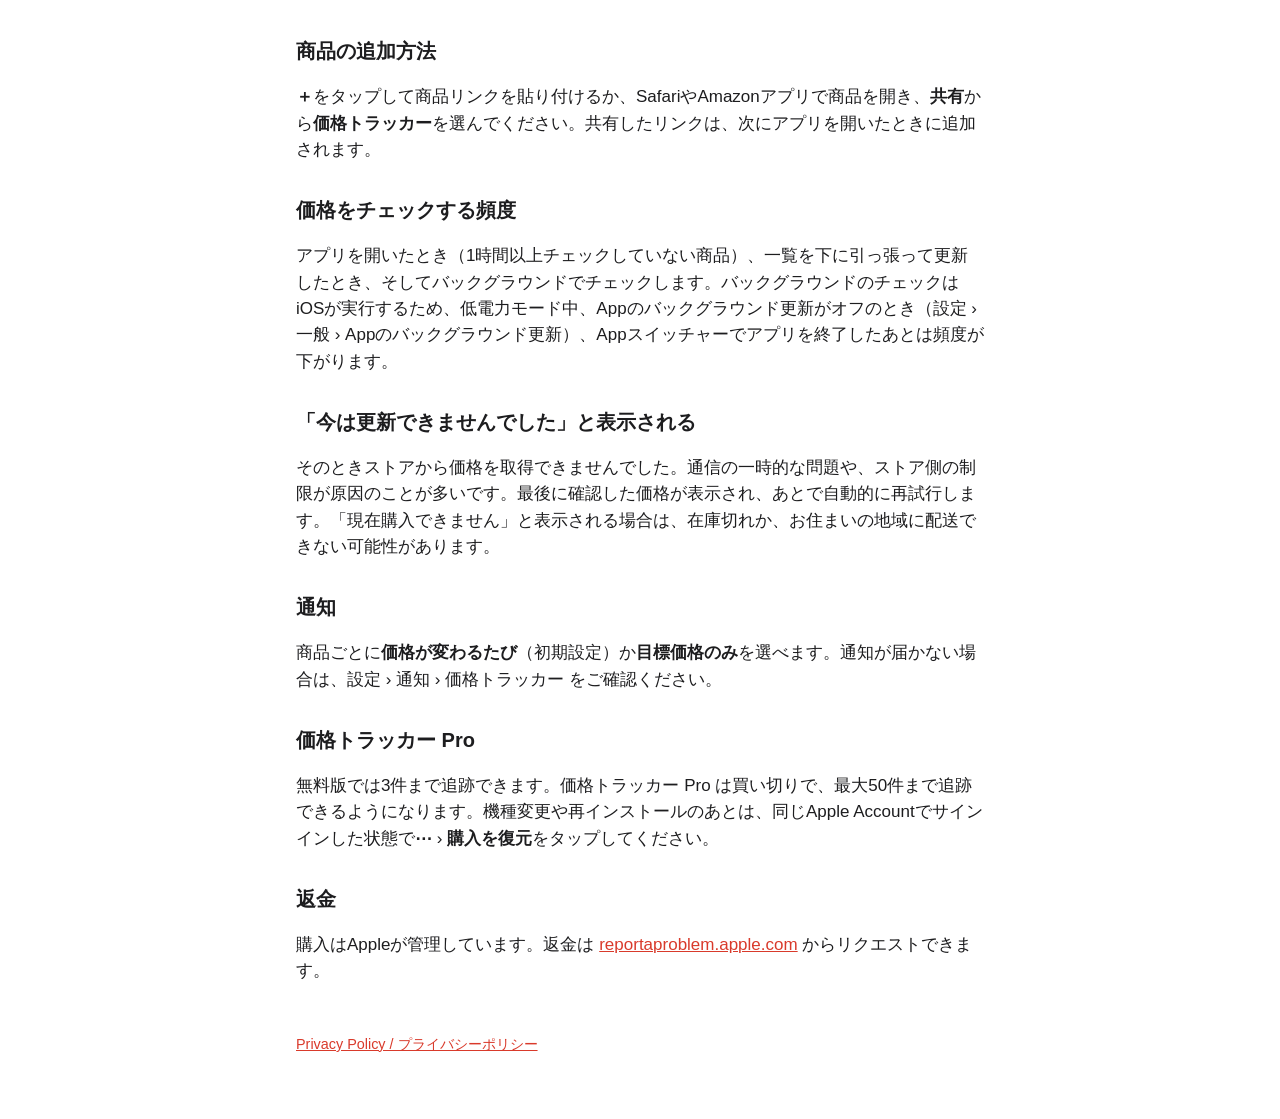
<file: pricetracker/support.html>
<!doctype html>
<html lang="en">
<head>
<meta charset="utf-8">
<meta name="viewport" content="width=device-width, initial-scale=1">
<title>Price Tracker Support</title>
<meta name="description" content="Help and contact for Price Tracker.">
<link rel="stylesheet" href="../style.css">
</head>
<body>
<main>
  <nav><a href="./">← Price Tracker</a></nav>
  <h1>Price Tracker Support</h1>
  <p>Questions, bugs or ideas? Email <a href="mailto:lmai41010@gmail.com?subject=Price%20Tracker">lmai41010@gmail.com</a>
  and include your device model, iOS version and the product link if you are reporting a problem.</p>

  <h2>Which stores are supported?</h2>
  <p>Amazon (amazon.co.jp, amazon.com and other Amazon stores), Rakuten Ichiba (item.rakuten.co.jp),
  Yodobashi.com and the Apple Store. Links from other sites can't be added.</p>

  <h2>How do I add an item?</h2>
  <p>Tap <strong>+</strong> and paste a product link, or open the product in Safari or the Amazon
  app, tap <strong>Share</strong> and choose <strong>Price Tracker</strong>. Shared links are added
  the next time you open the app.</p>

  <h2>How often are prices checked?</h2>
  <p>Whenever you open the app (for items not checked in the last hour), when you pull down to
  refresh, and in the background. Background checks are scheduled by iOS: they run less often in
  Low Power Mode, when Background App Refresh is off (Settings › General › Background App Refresh),
  or after you swipe the app away in the app switcher.</p>

  <h2>It says “Couldn't update just now”</h2>
  <p>The store didn't return a price that time, often because of a network hiccup or because the
  store briefly limited requests. The last known price stays on screen and the app tries again
  later. If an item says it can't be bought right now, it may be out of stock or not ship to your
  area.</p>

  <h2>Notifications</h2>
  <p>For each item you can choose <strong>Any price change</strong> (the default) or
  <strong>Target price only</strong>. If no alerts arrive, check Settings › Notifications › Price
  Tracker.</p>

  <h2>Price Tracker Pro</h2>
  <p>The free version tracks up to 3 items. Price Tracker Pro is a one-time purchase that raises the
  limit to 50. On a new device or after reinstalling, tap <strong>⋯</strong> ›
  <strong>Restore Purchases</strong> while signed in with the same Apple Account.</p>

  <h2>Refunds</h2>
  <p>Purchases are handled by Apple. You can request a refund at
  <a href="https://reportaproblem.apple.com">reportaproblem.apple.com</a>.</p>

  <hr style="border:0;border-top:1px solid var(--card);margin:40px 0">

  <div lang="ja">
  <h1>価格トラッカー サポート</h1>
  <p>ご質問・不具合のご報告・ご要望は <a href="mailto:lmai41010@gmail.com?subject=Price%20Tracker">lmai41010@gmail.com</a>
  までお送りください。不具合の場合は、端末の機種、iOSのバージョン、商品のリンクを添えていただけると助かります。</p>

  <h2>対応ストア</h2>
  <p>Amazon（amazon.co.jp、amazon.com など）、楽天市場（item.rakuten.co.jp）、ヨドバシ.com、Apple Store に対応しています。その他のサイトのリンクは追加できません。</p>

  <h2>商品の追加方法</h2>
  <p><strong>＋</strong>をタップして商品リンクを貼り付けるか、SafariやAmazonアプリで商品を開き、<strong>共有</strong>から<strong>価格トラッカー</strong>を選んでください。共有したリンクは、次にアプリを開いたときに追加されます。</p>

  <h2>価格をチェックする頻度</h2>
  <p>アプリを開いたとき（1時間以上チェックしていない商品）、一覧を下に引っ張って更新したとき、そしてバックグラウンドでチェックします。バックグラウンドのチェックはiOSが実行するため、低電力モード中、Appのバックグラウンド更新がオフのとき（設定 › 一般 › Appのバックグラウンド更新）、Appスイッチャーでアプリを終了したあとは頻度が下がります。</p>

  <h2>「今は更新できませんでした」と表示される</h2>
  <p>そのときストアから価格を取得できませんでした。通信の一時的な問題や、ストア側の制限が原因のことが多いです。最後に確認した価格が表示され、あとで自動的に再試行します。「現在購入できません」と表示される場合は、在庫切れか、お住まいの地域に配送できない可能性があります。</p>

  <h2>通知</h2>
  <p>商品ごとに<strong>価格が変わるたび</strong>（初期設定）か<strong>目標価格のみ</strong>を選べます。通知が届かない場合は、設定 › 通知 › 価格トラッカー をご確認ください。</p>

  <h2>価格トラッカー Pro</h2>
  <p>無料版では3件まで追跡できます。価格トラッカー Pro は買い切りで、最大50件まで追跡できるようになります。機種変更や再インストールのあとは、同じApple Accountでサインインした状態で<strong>⋯</strong> › <strong>購入を復元</strong>をタップしてください。</p>

  <h2>返金</h2>
  <p>購入はAppleが管理しています。返金は <a href="https://reportaproblem.apple.com">reportaproblem.apple.com</a> からリクエストできます。</p>
  </div>

  <footer><a href="privacy.html">Privacy Policy / プライバシーポリシー</a></footer>
</main>
</body>
</html>
</file>
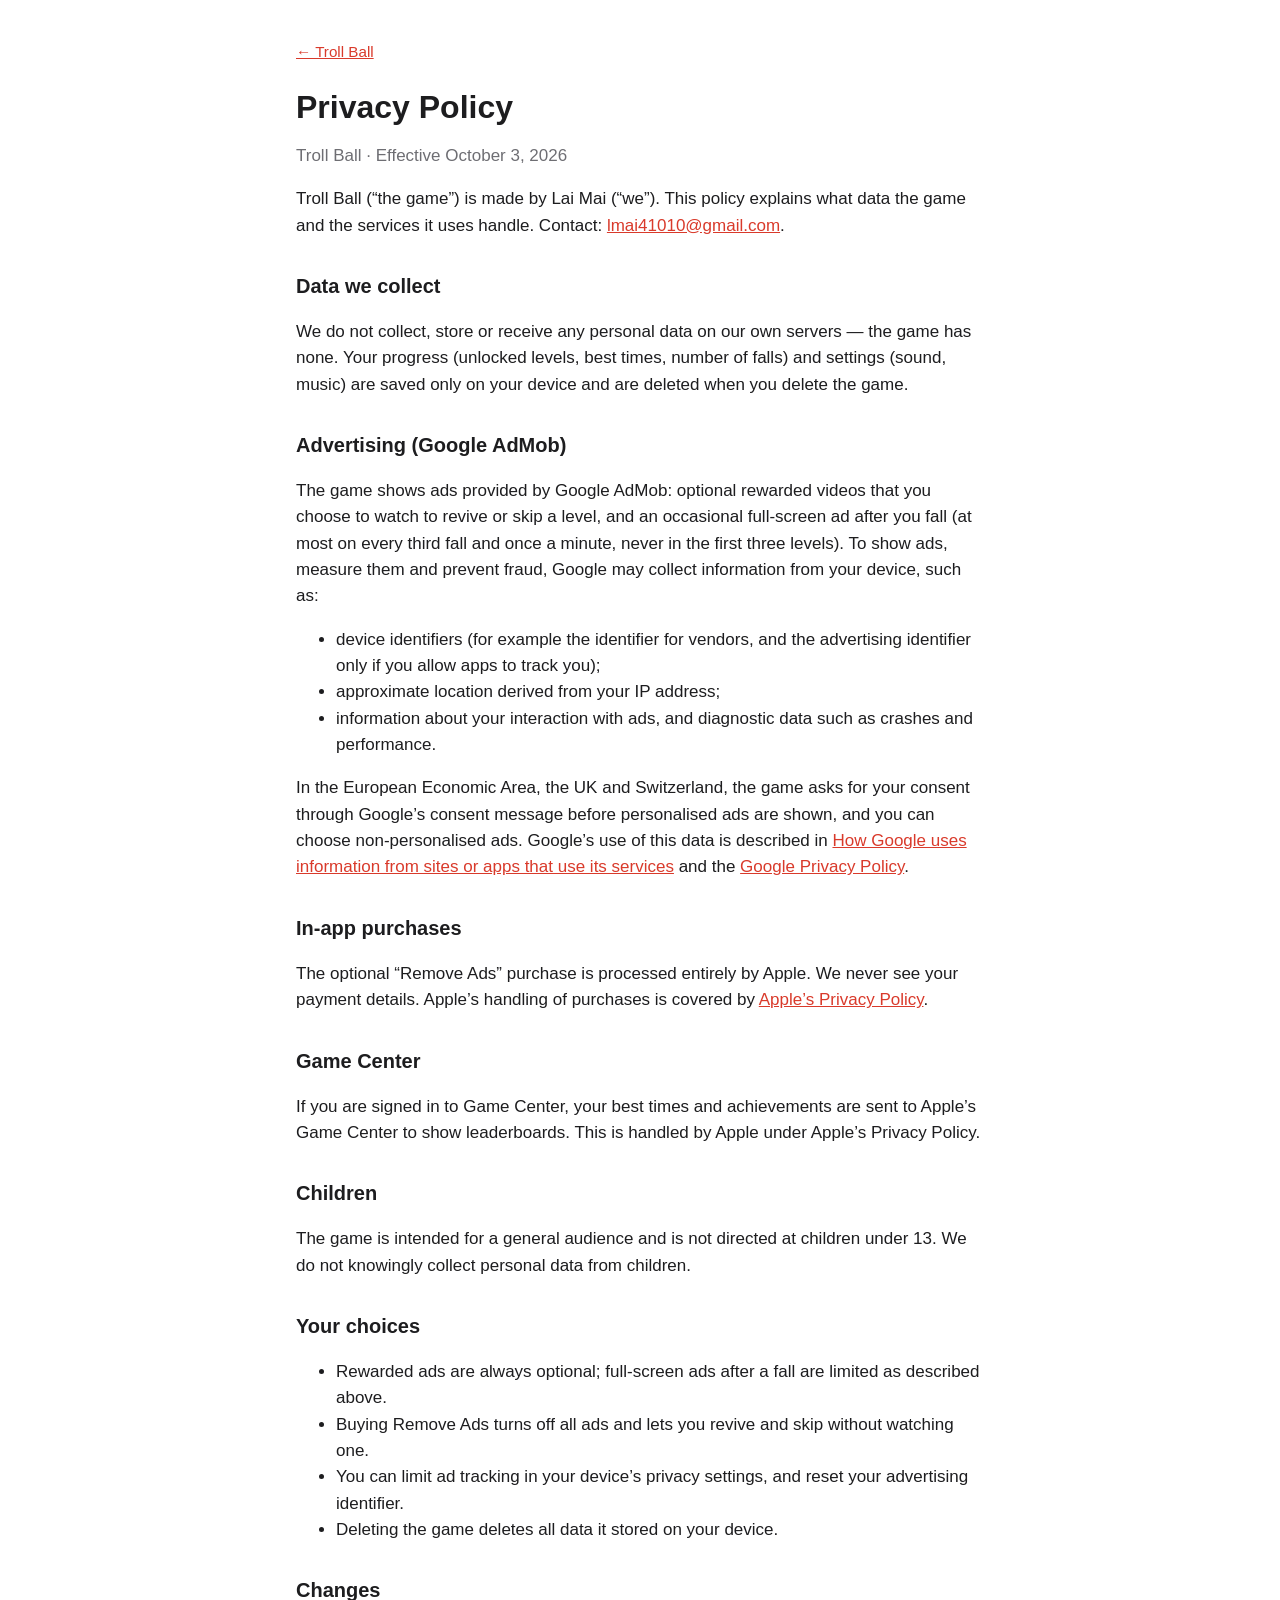
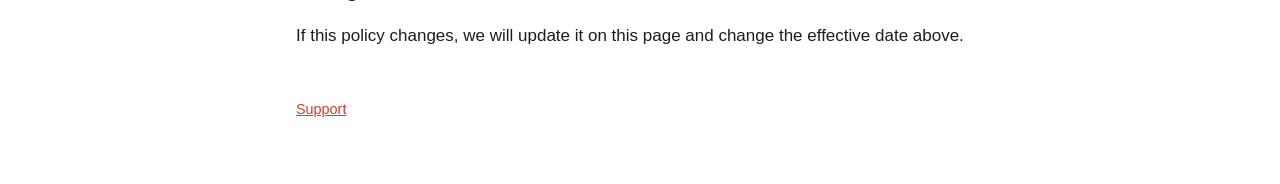
<file: trollball/privacy.html>
<!doctype html>
<html lang="en">
<head>
<meta charset="utf-8">
<meta name="viewport" content="width=device-width, initial-scale=1">
<title>Troll Ball Privacy Policy</title>
<meta name="description" content="How Troll Ball handles your data.">
<link rel="stylesheet" href="../style.css">
</head>
<body>
<main>
  <nav><a href="./">← Troll Ball</a></nav>
  <h1>Privacy Policy</h1>
  <p class="dim">Troll Ball · Effective October 3, 2026</p>

  <p>Troll Ball (“the game”) is made by Lai Mai (“we”). This policy explains what data the game
  and the services it uses handle. Contact: <a href="mailto:lmai41010@gmail.com">lmai41010@gmail.com</a>.</p>

  <h2>Data we collect</h2>
  <p>We do not collect, store or receive any personal data on our own servers — the game has none.
  Your progress (unlocked levels, best times, number of falls) and settings (sound, music) are saved
  only on your device and are deleted when you delete the game.</p>

  <h2>Advertising (Google AdMob)</h2>
  <p>The game shows ads provided by Google AdMob: optional rewarded videos that you choose to watch
  to revive or skip a level, and an occasional full-screen ad after you fall (at most on every third
  fall and once a minute, never in the first three levels). To show ads, measure them and prevent fraud, Google may
  collect information from your device, such as:</p>
  <ul>
    <li>device identifiers (for example the identifier for vendors, and the advertising identifier only if you allow apps to track you);</li>
    <li>approximate location derived from your IP address;</li>
    <li>information about your interaction with ads, and diagnostic data such as crashes and performance.</li>
  </ul>
  <p>In the European Economic Area, the UK and Switzerland, the game asks for your consent through
  Google’s consent message before personalised ads are shown, and you can choose non-personalised
  ads. Google’s use of this data is described in
  <a href="https://policies.google.com/technologies/partner-sites">How Google uses information from sites or apps that use its services</a>
  and the <a href="https://policies.google.com/privacy">Google Privacy Policy</a>.</p>

  <h2>In-app purchases</h2>
  <p>The optional “Remove Ads” purchase is processed entirely by Apple. We never see your payment
  details. Apple’s handling of purchases is covered by
  <a href="https://www.apple.com/legal/privacy/">Apple’s Privacy Policy</a>.</p>

  <h2>Game Center</h2>
  <p>If you are signed in to Game Center, your best times and achievements are sent to Apple’s Game
  Center to show leaderboards. This is handled by Apple under Apple’s Privacy Policy.</p>

  <h2>Children</h2>
  <p>The game is intended for a general audience and is not directed at children under 13. We do
  not knowingly collect personal data from children.</p>

  <h2>Your choices</h2>
  <ul>
    <li>Rewarded ads are always optional; full-screen ads after a fall are limited as described above.</li>
    <li>Buying Remove Ads turns off all ads and lets you revive and skip without watching one.</li>
    <li>You can limit ad tracking in your device’s privacy settings, and reset your advertising identifier.</li>
    <li>Deleting the game deletes all data it stored on your device.</li>
  </ul>

  <h2>Changes</h2>
  <p>If this policy changes, we will update it on this page and change the effective date above.</p>

  <footer><a href="support.html">Support</a></footer>
</main>
</body>
</html>
</file>
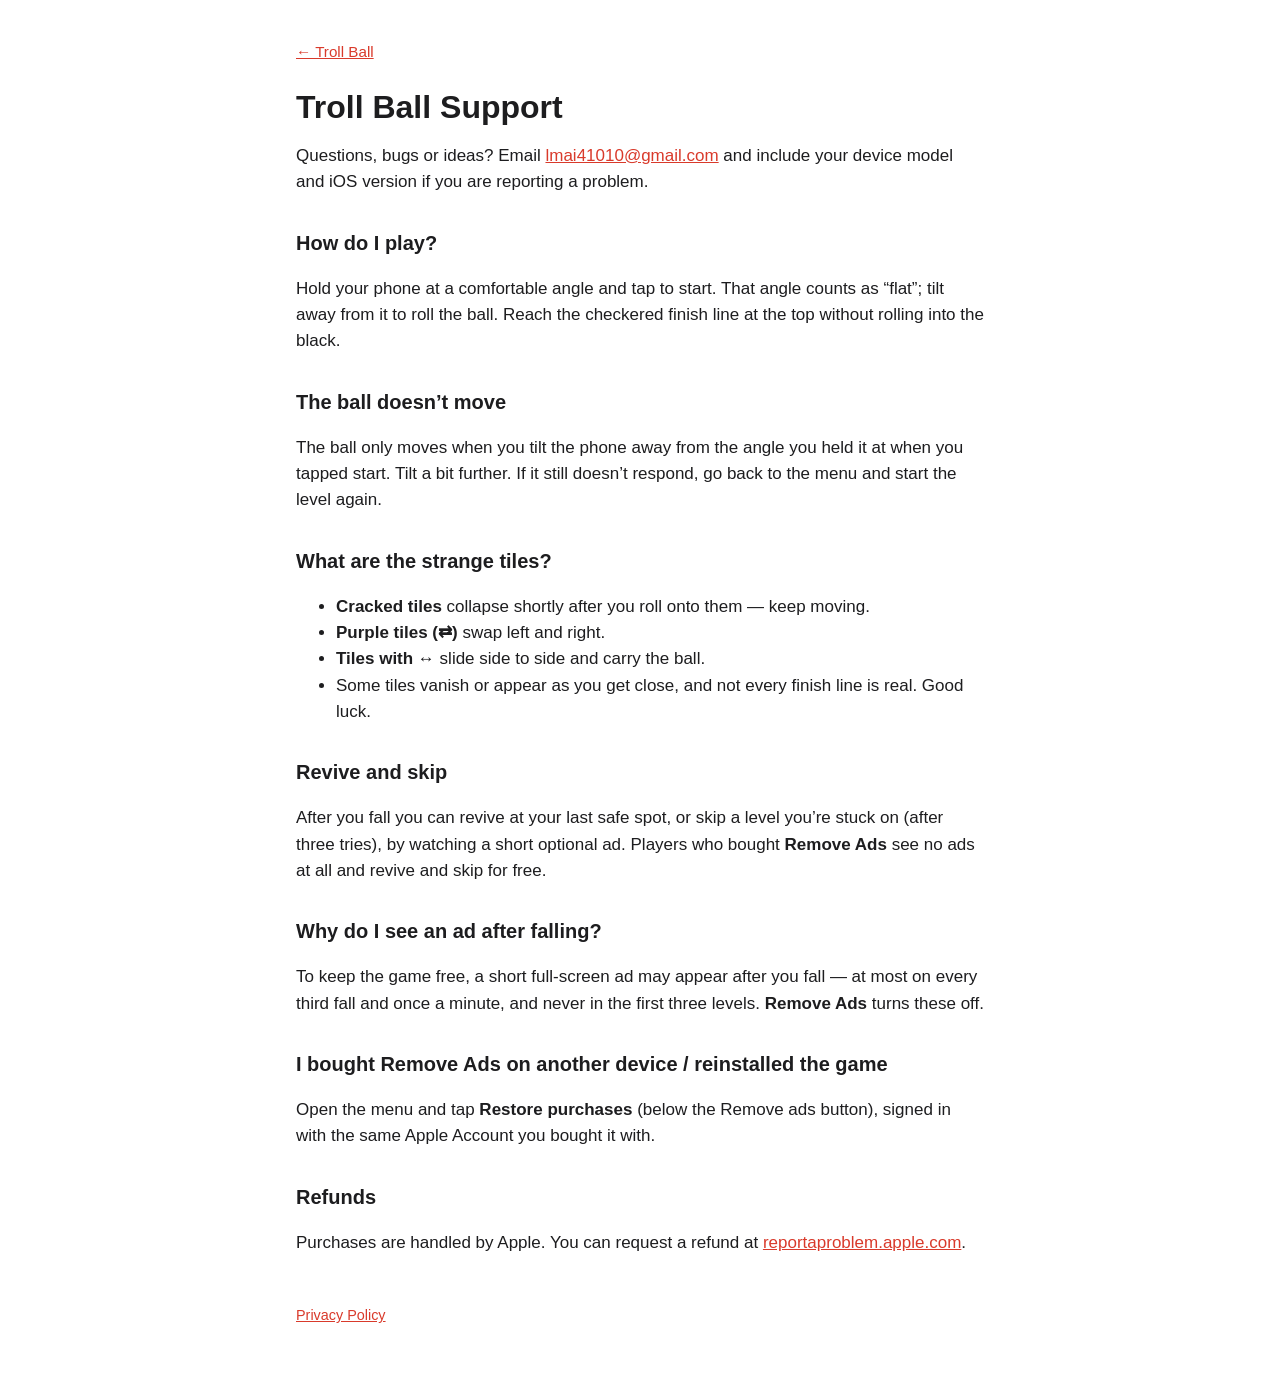
<file: trollball/support.html>
<!doctype html>
<html lang="en">
<head>
<meta charset="utf-8">
<meta name="viewport" content="width=device-width, initial-scale=1">
<title>Troll Ball Support</title>
<meta name="description" content="Help and contact for Troll Ball.">
<link rel="stylesheet" href="../style.css">
</head>
<body>
<main>
  <nav><a href="./">← Troll Ball</a></nav>
  <h1>Troll Ball Support</h1>
  <p>Questions, bugs or ideas? Email <a href="mailto:lmai41010@gmail.com?subject=Troll%20Ball">lmai41010@gmail.com</a>
  and include your device model and iOS version if you are reporting a problem.</p>

  <h2>How do I play?</h2>
  <p>Hold your phone at a comfortable angle and tap to start. That angle counts as “flat”; tilt away
  from it to roll the ball. Reach the checkered finish line at the top without rolling into the black.</p>

  <h2>The ball doesn’t move</h2>
  <p>The ball only moves when you tilt the phone away from the angle you held it at when you tapped
  start. Tilt a bit further. If it still doesn’t respond, go back to the menu and start the level again.</p>

  <h2>What are the strange tiles?</h2>
  <ul>
    <li><strong>Cracked tiles</strong> collapse shortly after you roll onto them — keep moving.</li>
    <li><strong>Purple tiles (⇄)</strong> swap left and right.</li>
    <li><strong>Tiles with ↔</strong> slide side to side and carry the ball.</li>
    <li>Some tiles vanish or appear as you get close, and not every finish line is real. Good luck.</li>
  </ul>

  <h2>Revive and skip</h2>
  <p>After you fall you can revive at your last safe spot, or skip a level you’re stuck on (after
  three tries), by watching a short optional ad. Players who bought <strong>Remove Ads</strong>
  see no ads at all and revive and skip for free.</p>

  <h2>Why do I see an ad after falling?</h2>
  <p>To keep the game free, a short full-screen ad may appear after you fall — at most on every third
  fall and once a minute, and never in the first three levels. <strong>Remove Ads</strong> turns these off.</p>

  <h2>I bought Remove Ads on another device / reinstalled the game</h2>
  <p>Open the menu and tap <strong>Restore purchases</strong> (below the Remove ads button), signed
  in with the same Apple Account you bought it with.</p>

  <h2>Refunds</h2>
  <p>Purchases are handled by Apple. You can request a refund at
  <a href="https://reportaproblem.apple.com">reportaproblem.apple.com</a>.</p>

  <footer><a href="privacy.html">Privacy Policy</a></footer>
</main>
</body>
</html>
</file>
<file: style.css>
:root { --bg: #ffffff; --text: #1d1d1f; --dim: #6e6e73; --accent: #d93a2b; --card: #f5f5f7; }
@media (prefers-color-scheme: dark) {
  :root { --bg: #000000; --text: #f5f5f7; --dim: #a1a1a6; --accent: #ff5b4a; --card: #1c1c1e; }
}
* { box-sizing: border-box; }
body { margin: 0; background: var(--bg); color: var(--text);
  font: 17px/1.55 -apple-system, BlinkMacSystemFont, "Segoe UI", Roboto, Helvetica, Arial, sans-serif; }
main { max-width: 720px; margin: 0 auto; padding: 40px 16px 64px; }
h1 { font-size: 2rem; line-height: 1.2; margin: 0 0 8px; }
h2 { font-size: 1.25rem; margin: 32px 0 8px; }
p, li { color: var(--text); }
.dim { color: var(--dim); }
a { color: var(--accent); }
.card { background: var(--card); border-radius: 14px; padding: 16px 20px; margin: 16px 0; }
.app { display: flex; gap: 16px; align-items: center; text-decoration: none; color: inherit; }
.app img { width: 72px; height: 72px; border-radius: 16px; }
nav { margin-bottom: 24px; font-size: 0.95rem; }
footer { margin-top: 48px; font-size: 0.9rem; color: var(--dim); }
</file>
